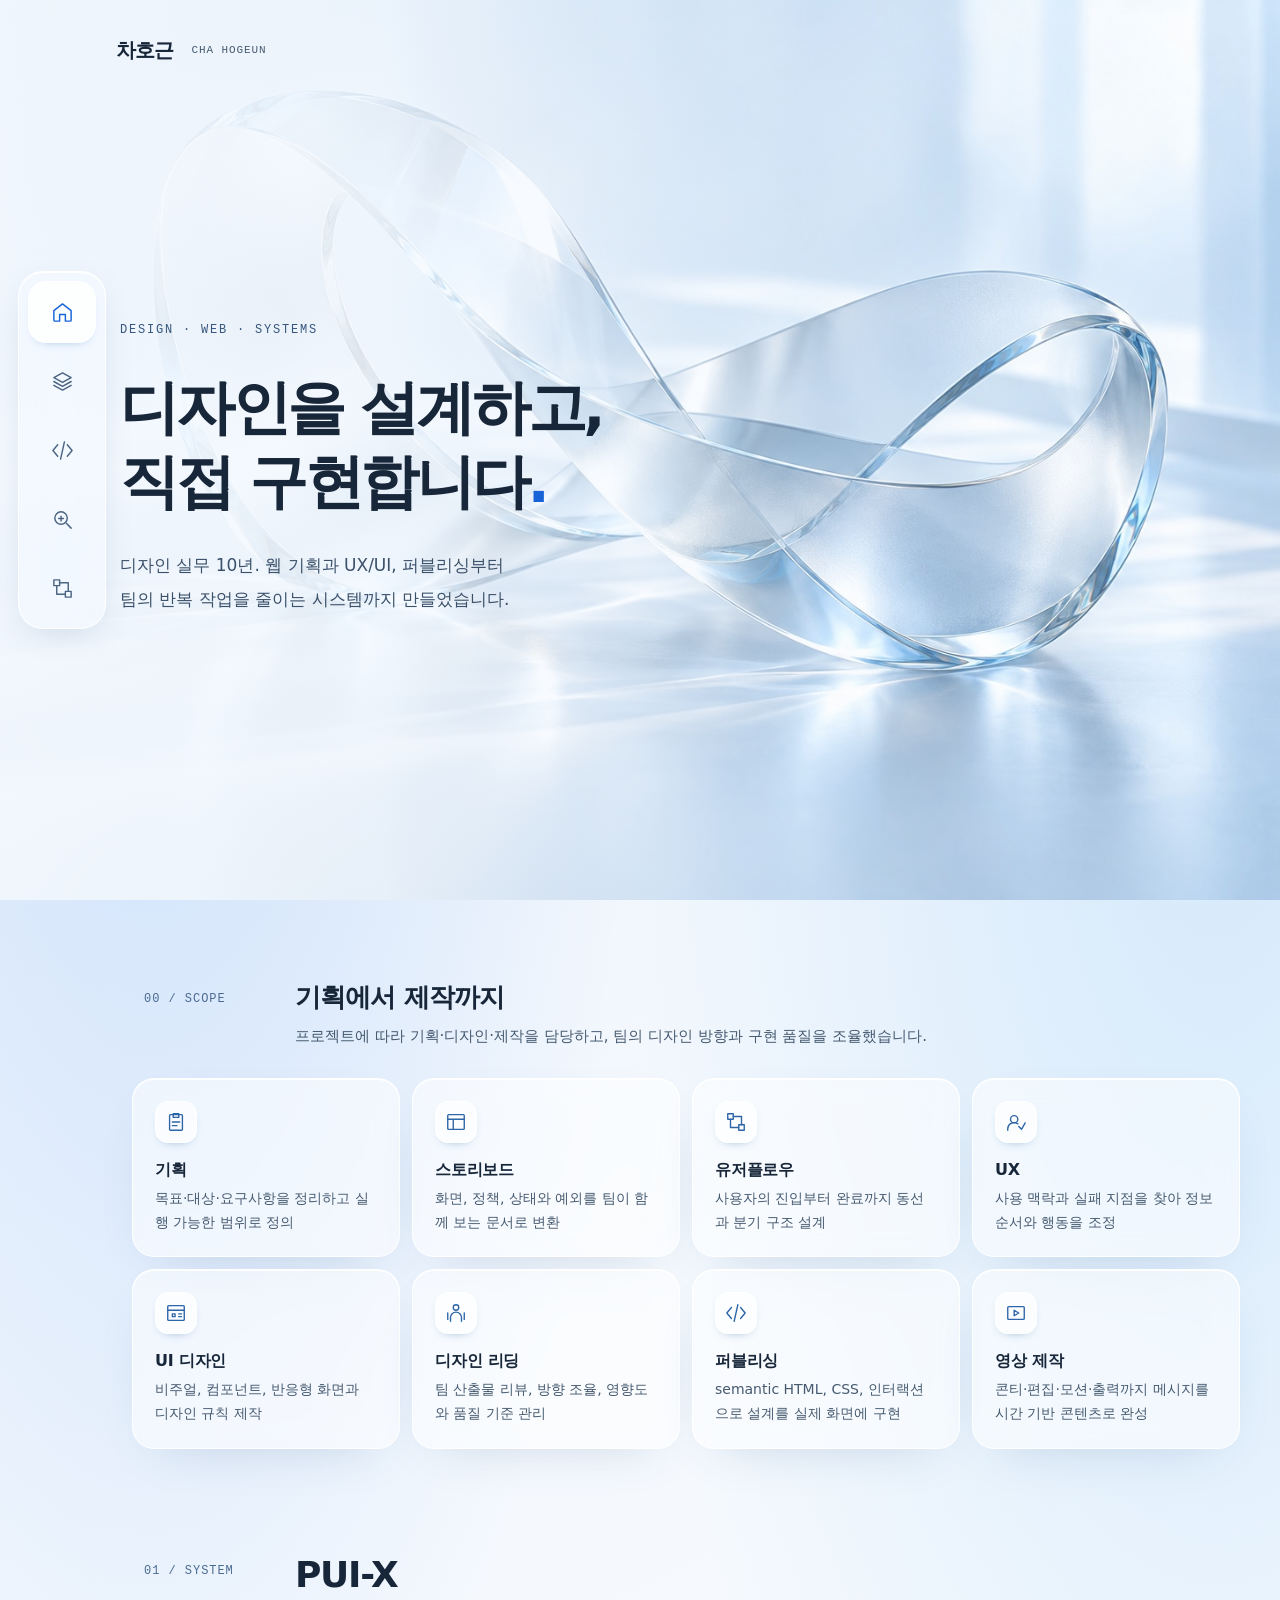
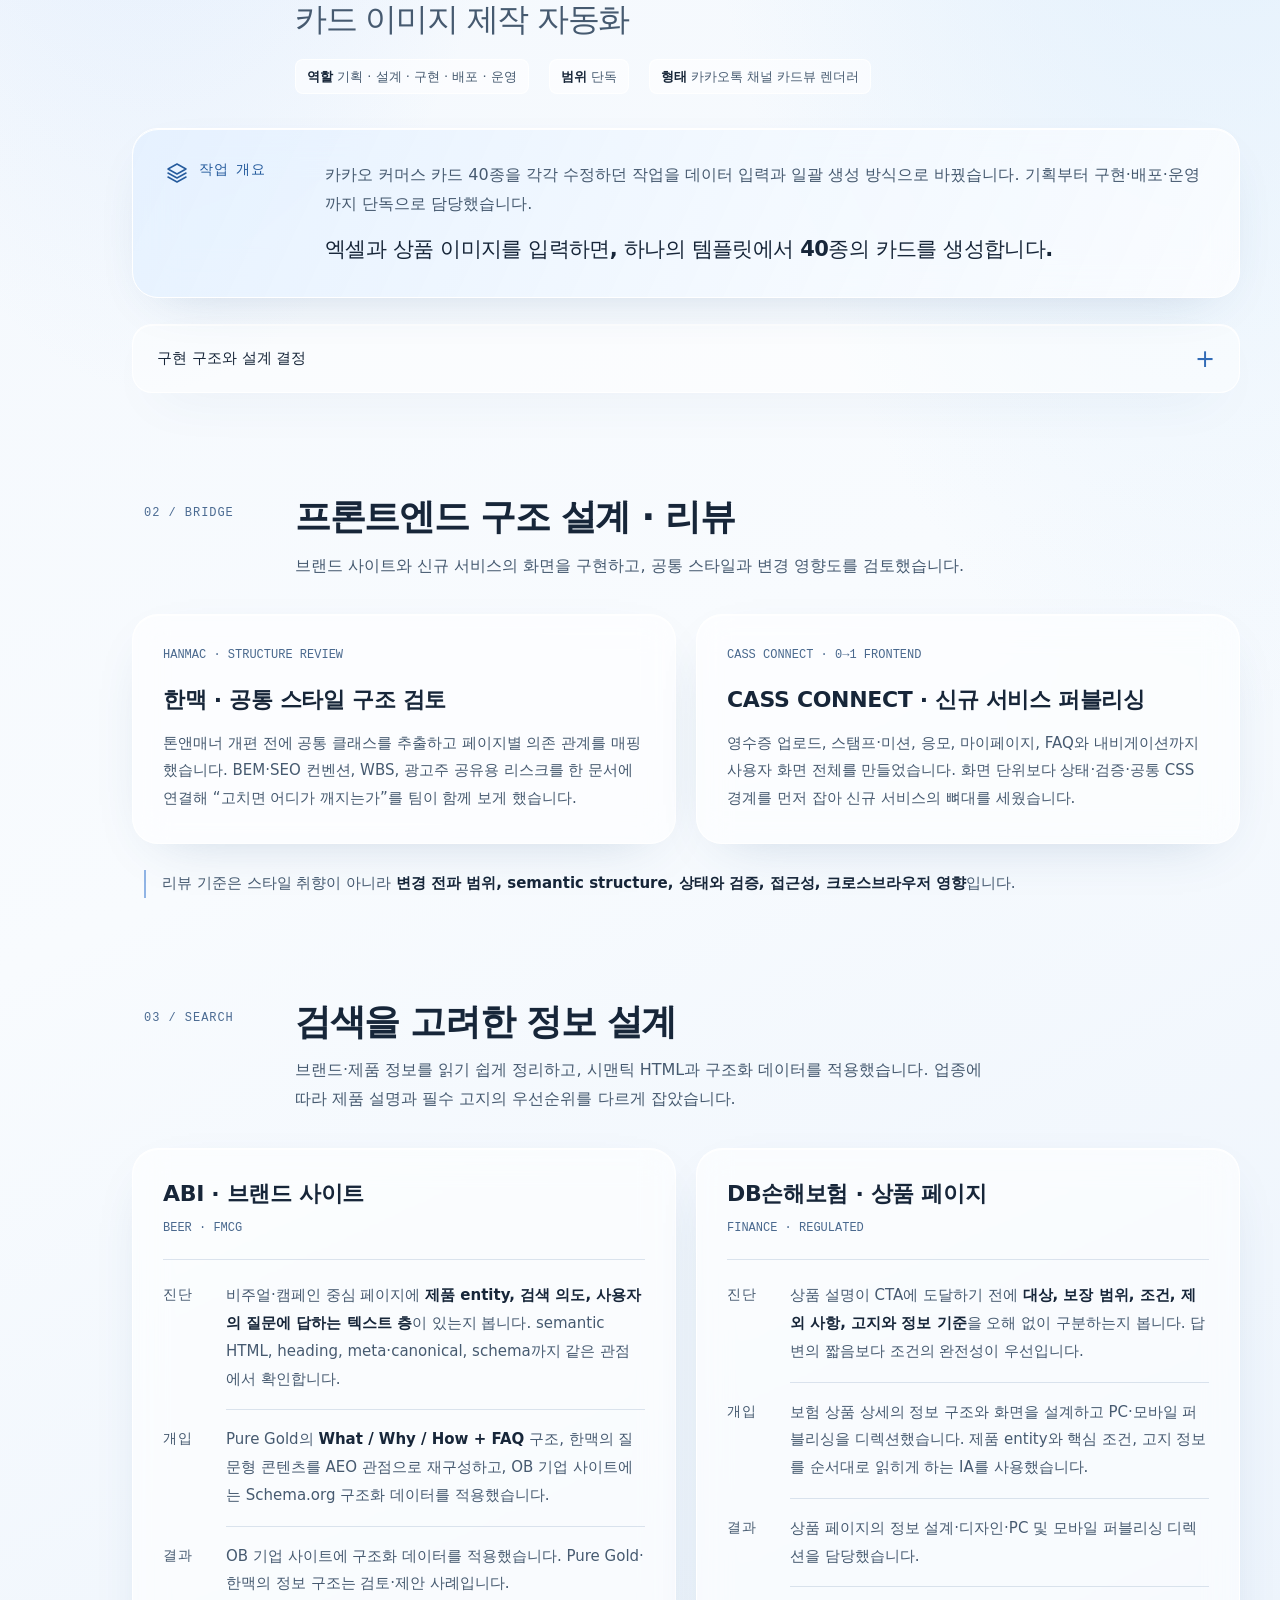
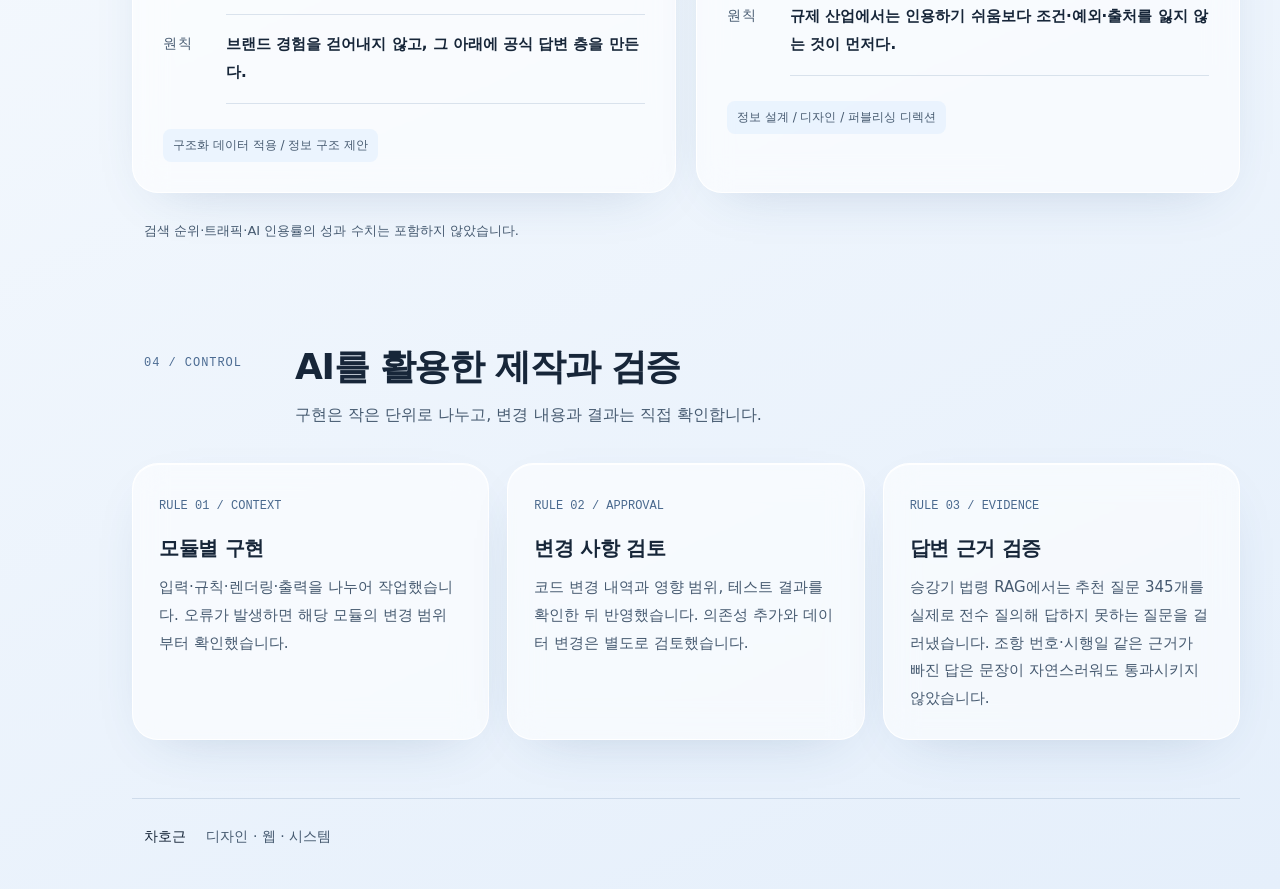
<file: index.html>
<!doctype html>
<html lang="ko">
<head>
<meta charset="utf-8">
<meta name="viewport" content="width=device-width, initial-scale=1">
<title>차호근 — 디자인 · 웹 · 시스템</title>
<meta name="description" content="10년 디자인 실무를 기반으로 기획, 스토리보드, 유저플로우, UX/UI 디자인, 디자인 리딩, 퍼블리싱, 영상 제작과 시스템·SEO/GEO를 연결해온 차호근의 포트폴리오입니다.">
<meta name="robots" content="index,follow">
<meta name="theme-color" content="#edf3fa" media="(prefers-color-scheme: light)">
<meta name="theme-color" content="#edf3fa" media="(prefers-color-scheme: dark)">
<link rel="canonical" href="https://nonexpertchassi-creator.github.io/portfolio/">
<meta property="og:type" content="website">
<meta property="og:locale" content="ko_KR">
<meta property="og:site_name" content="차호근 포트폴리오">
<meta property="og:title" content="차호근 — 디자인 · 웹 · 시스템">
<meta property="og:description" content="디자인 실무 10년. 웹 기획·UX/UI·퍼블리싱과 제작 자동화 시스템 작업을 소개합니다.">
<meta property="og:url" content="https://nonexpertchassi-creator.github.io/portfolio/">
<meta name="twitter:card" content="summary">
<meta name="twitter:title" content="차호근 — 디자인 · 웹 · 시스템">
<meta name="twitter:description" content="기획·스토리보드·UX/UI·디자인 리딩·퍼블리싱·영상 제작부터 시스템과 SEO/GEO까지.">
<script type="application/ld+json">
{
  "@context": "https://schema.org",
  "@graph": [
    {
      "@type": "Person",
      "@id": "https://nonexpertchassi-creator.github.io/portfolio/#person",
      "name": "차호근",
      "url": "https://nonexpertchassi-creator.github.io/portfolio/",
      "jobTitle": "Product System Designer · Frontend Lead",
      "knowsAbout": [
        "Product System Design",
        "Frontend Architecture",
        "Web Publishing",
        "Technical SEO",
        "GEO",
        "AEO",
        "AI-assisted Development"
      ]
    },
    {
      "@type": "WebSite",
      "@id": "https://nonexpertchassi-creator.github.io/portfolio/#website",
      "url": "https://nonexpertchassi-creator.github.io/portfolio/",
      "name": "차호근 포트폴리오",
      "inLanguage": "ko-KR",
      "author": { "@id": "https://nonexpertchassi-creator.github.io/portfolio/#person" }
    }
  ]
}
</script>
<style>
  * { box-sizing: border-box; margin: 0; padding: 0; }

  :root {
    --paper: #EFEEEA;
    --card: #F7F7F4;
    --ink: #191C1F;
    --slate: #687078;
    --faint: #969DA3;
    --hair: #D7D6D0;
    --accent: #A65A22;
    --accent-mid: #D0965F;
    --accent-soft: rgba(166, 90, 34, 0.12);
    --safe: #4D6A5A;
    --warn: #8B5D38;
    --sans: "Apple SD Gothic Neo", Pretendard, -apple-system, BlinkMacSystemFont, system-ui, sans-serif;
    --mono: ui-monospace, "SF Mono", SFMono-Regular, Menlo, Consolas, monospace;
    --wide: 1080px;
    --measure: 68ch;
  }

  @media (prefers-color-scheme: dark) {
    :root {
      --paper: #131619;
      --card: #1A1D21;
      --ink: #E7E6E1;
      --slate: #92999F;
      --faint: #6F767C;
      --hair: #2D3136;
      --accent: #D68C33;
      --accent-mid: #916039;
      --accent-soft: rgba(214, 140, 51, 0.14);
      --safe: #8FB19D;
      --warn: #D3A071;
    }
  }

  html { scroll-behavior: smooth; }
  body {
    background: var(--paper);
    color: var(--ink);
    font-family: var(--sans);
    font-size: 16px;
    line-height: 1.7;
    -webkit-font-smoothing: antialiased;
    padding: 0 24px 96px;
  }
  a { color: inherit; }
  a:focus-visible { outline: 2px solid var(--accent); outline-offset: 4px; }
  strong { color: var(--ink); font-weight: 700; }
  code { font-family: var(--mono); font-size: 0.86em; }
  .wrap { max-width: var(--wide); margin: 0 auto; }
  .skip-link {
    position: fixed; top: 12px; left: 12px; z-index: 20;
    padding: 8px 12px; background: var(--ink); color: var(--paper);
    font-family: var(--mono); font-size: 12px; text-decoration: none;
    transform: translateY(-180%); transition: transform 0.18s ease;
  }
  .skip-link:focus { transform: translateY(0); }

  .eyebrow {
    color: var(--faint); font-family: var(--mono); font-size: 11px;
    letter-spacing: 0.14em; text-transform: uppercase;
  }
  h1 {
    max-width: 880px; margin-top: 18px;
    font-size: clamp(38px, 7vw, 72px); font-weight: 820;
    letter-spacing: -0.045em; line-height: 1.06; text-wrap: balance;
  }
  h2 {
    font-size: clamp(25px, 4vw, 36px); font-weight: 780;
    letter-spacing: -0.03em; line-height: 1.2; text-wrap: balance;
  }
  h3 { font-size: 17px; font-weight: 720; letter-spacing: -0.015em; line-height: 1.35; }
  h4 { font-size: 14px; font-weight: 700; }

  .mast { padding: 88px 0 46px; border-bottom: 1px solid var(--hair); }
  .mast .positioning {
    max-width: 780px; margin-top: 28px; color: var(--slate);
    font-size: clamp(17px, 2.2vw, 20px); line-height: 1.7;
  }
  .mast .positioning strong { color: var(--accent); }
  .mast-meta {
    display: flex; flex-wrap: wrap; gap: 8px 26px; margin-top: 30px;
    color: var(--faint); font-family: var(--mono); font-size: 11.5px;
  }

  .structure-nav {
    display: grid; grid-template-columns: repeat(5, 1fr);
    border-bottom: 1px solid var(--hair);
  }
  .structure-nav a {
    min-height: 76px; padding: 16px 14px; border-right: 1px solid var(--hair);
    color: var(--slate); text-decoration: none; font-size: 12px; line-height: 1.45;
  }
  .structure-nav a:first-child { border-left: 1px solid var(--hair); }
  .structure-nav .n {
    display: block; margin-bottom: 6px; color: var(--accent);
    font-family: var(--mono); font-size: 10px;
  }
  .structure-nav a:hover { background: var(--accent-soft); color: var(--ink); }

  .scope-spectrum { padding: 58px 0 64px; border-bottom: 1px solid var(--hair); }
  .scope-head {
    display: grid; grid-template-columns: 88px minmax(0, 1fr); gap: 26px;
    align-items: start; margin-bottom: 28px;
  }
  .scope-head .scope-no {
    color: var(--accent); font-family: var(--mono); font-size: 12px;
    letter-spacing: 0.08em; padding-top: 7px;
  }
  .scope-head h2 { font-size: clamp(22px, 3.4vw, 30px); }
  .scope-head p { max-width: var(--measure); margin-top: 10px; color: var(--slate); }
  .scope-track {
    display: grid; grid-template-columns: repeat(4, 1fr); gap: 1px;
    border: 1px solid var(--hair); background: var(--hair);
  }
  .scope-step { min-height: 142px; padding: 18px; background: var(--card); }
  .scope-step .sn { color: var(--accent); font-family: var(--mono); font-size: 10px; }
  .scope-step h3 { margin-top: 24px; }
  .scope-step p { margin-top: 6px; color: var(--slate); font-size: 12.5px; line-height: 1.55; }
  .nda-note {
    display: flex; gap: 10px; margin-top: 16px; padding-left: 16px;
    border-left: 2px solid var(--accent); color: var(--slate); font-size: 13px;
  }
  .nda-note b { white-space: nowrap; }

  .chapter {
    position: relative; padding: 78px 0; border-bottom: 1px solid var(--hair);
  }
  .chapter-head {
    display: grid; grid-template-columns: 88px minmax(0, 1fr); gap: 26px;
    margin-bottom: 40px;
  }
  .chapter-no {
    color: var(--accent); font-family: var(--mono); font-size: 12px;
    letter-spacing: 0.08em; padding-top: 8px;
  }
  .chapter-intro { max-width: var(--measure); margin-top: 12px; color: var(--slate); }
  .role-line {
    display: flex; flex-wrap: wrap; gap: 8px 18px; margin-top: 18px;
    color: var(--slate); font-family: var(--mono); font-size: 12px;
  }
  .role-line b { color: var(--ink); font-weight: 600; }

  .problem {
    display: grid; grid-template-columns: minmax(190px, 0.55fr) 1.45fr;
    gap: 28px; padding: 28px; background: var(--card); border: 1px solid var(--hair);
  }
  .problem .label {
    color: var(--accent); font-family: var(--mono); font-size: 11px;
    letter-spacing: 0.1em; text-transform: uppercase;
  }
  .problem-copy { color: var(--slate); font-size: 16px; }
  .problem-copy p + p { margin-top: 14px; }
  .problem-copy .definition {
    color: var(--ink); font-size: 18px; font-weight: 650; line-height: 1.55;
  }
  .clarified {
    margin-top: 18px; padding-left: 16px; border-left: 2px solid var(--accent);
    color: var(--slate); font-size: 14px;
  }

  .plates { margin-top: 34px; }
  .plate {
    background: var(--card); border: 1px solid var(--hair); padding: 26px;
  }
  .plate + .plate { margin-top: 16px; }
  .plate-head {
    display: flex; justify-content: space-between; align-items: baseline;
    gap: 18px; padding-bottom: 18px; border-bottom: 1px solid var(--hair);
  }
  .plate-no { color: var(--accent); font-family: var(--mono); font-size: 10px; letter-spacing: 0.09em; }
  .plate-note { color: var(--faint); font-family: var(--mono); font-size: 10.5px; text-align: right; }

  .before-after {
    display: grid; grid-template-columns: 1fr 50px 1fr; gap: 14px;
    align-items: stretch; margin-top: 22px;
  }
  .lane { padding: 20px; border: 1px solid var(--hair); background: var(--paper); }
  .lane-label {
    display: flex; justify-content: space-between; gap: 12px; margin-bottom: 18px;
    color: var(--faint); font-family: var(--mono); font-size: 10px;
  }
  .lane.after .lane-label { color: var(--accent); }
  .flow {
    display: flex; align-items: stretch; gap: 7px; min-height: 86px;
  }
  .flow-node {
    flex: 1; display: flex; align-items: center; justify-content: center;
    min-width: 0; padding: 10px 7px; border: 1px solid var(--hair);
    color: var(--slate); font-size: 11.5px; line-height: 1.45; text-align: center;
  }
  .flow-node.risk { border-color: var(--accent-mid); color: var(--ink); }
  .flow-node.core { background: var(--accent); border-color: var(--accent); color: #fff; }
  .flow-arrow {
    display: flex; align-items: center; color: var(--faint);
    font-family: var(--mono); font-size: 11px;
  }
  .change-arrow {
    display: flex; align-items: center; justify-content: center;
    color: var(--accent); font-family: var(--mono); font-size: 18px;
  }
  .lane-caption { margin-top: 14px; color: var(--slate); font-size: 12.5px; }
  .lane-caption b { color: var(--ink); }

  .plate-grid {
    display: grid; grid-template-columns: 1.15fr 0.85fr; gap: 16px; margin-top: 16px;
  }
  .plate-grid .plate { margin-top: 0; }
  .architecture { margin-top: 22px; display: flex; flex-direction: column; gap: 9px; }
  .arch-layer {
    display: grid; grid-template-columns: 112px 1fr; gap: 12px;
    align-items: center; padding: 12px; border: 1px solid var(--hair); background: var(--paper);
  }
  .arch-name { color: var(--accent); font-family: var(--mono); font-size: 10px; }
  .arch-modules { display: flex; flex-wrap: wrap; gap: 6px; }
  .arch-modules span {
    padding: 4px 7px; background: var(--card); border: 1px solid var(--hair);
    color: var(--slate); font-family: var(--mono); font-size: 10px;
  }
  .arch-link { height: 8px; margin-left: 55px; border-left: 1px solid var(--accent); }
  .external {
    margin-top: 10px; padding: 10px 12px; border-left: 2px solid var(--accent-mid);
    color: var(--slate); font-size: 11.5px;
  }

  .user-flow { display: flex; flex-direction: column; margin-top: 22px; }
  .user-step {
    display: grid; grid-template-columns: 34px 1fr; gap: 12px;
    padding: 13px 0; border-top: 1px solid var(--hair);
  }
  .user-step:last-child { border-bottom: 1px solid var(--hair); }
  .user-step .sn { color: var(--accent); font-family: var(--mono); font-size: 10px; padding-top: 3px; }
  .user-step p { color: var(--slate); font-size: 13px; }
  .user-step p b { color: var(--ink); }

  .proof-decisions {
    display: grid; grid-template-columns: 0.7fr 1.3fr; gap: 16px; margin-top: 16px;
  }
  .proof, .decisions { border: 1px solid var(--hair); background: var(--card); padding: 24px; }
  .subhead { margin-bottom: 18px; }
  .subhead .eyebrow { margin-bottom: 7px; }
  .proof-list { list-style: none; }
  .proof-list li {
    padding: 14px 0; border-top: 1px solid var(--hair);
    color: var(--slate); font-size: 13.5px;
  }
  .proof-list li:last-child { border-bottom: 1px solid var(--hair); }
  .proof-list .proof-state {
    display: block; margin-bottom: 4px; color: var(--accent);
    font-family: var(--mono); font-size: 10px;
  }
  .decisions ol { list-style: none; counter-reset: decision; }
  .decisions li {
    counter-increment: decision; position: relative; padding: 14px 0 14px 40px;
    border-top: 1px solid var(--hair); color: var(--slate); font-size: 13.5px;
  }
  .decisions li:last-child { border-bottom: 1px solid var(--hair); }
  .decisions li::before {
    content: counter(decision, decimal-leading-zero); position: absolute; left: 0; top: 14px;
    color: var(--accent); font-family: var(--mono); font-size: 10px;
  }
  .decision-path { color: var(--ink); }
  .decision-path .reject { color: var(--faint); text-decoration: line-through; text-decoration-thickness: 1px; }

  .bridge {
    display: grid; grid-template-columns: 1fr 1fr; border: 1px solid var(--hair);
    background: var(--hair); gap: 1px;
  }
  .bridge-item { padding: 24px; background: var(--card); }
  .bridge-item .context { color: var(--accent); font-family: var(--mono); font-size: 10px; margin-bottom: 10px; }
  .bridge-item p { margin-top: 10px; color: var(--slate); font-size: 14px; }
  .bridge-foot {
    margin-top: 20px; padding-left: 16px; border-left: 2px solid var(--accent);
    color: var(--slate); font-size: 14px;
  }

  .comparison {
    display: grid; grid-template-columns: 1fr 1fr; gap: 1px;
    border: 1px solid var(--hair); background: var(--hair);
  }
  .case { background: var(--card); padding: 26px; }
  .case-head {
    display: flex; flex-wrap: wrap; justify-content: space-between; gap: 8px 14px;
    align-items: baseline; padding-bottom: 18px; border-bottom: 1px solid var(--hair);
  }
  .case-industry { color: var(--accent); font-family: var(--mono); font-size: 10px; }
  .case dl { display: flex; flex-direction: column; }
  .case dt {
    padding-top: 15px; color: var(--faint); font-family: var(--mono);
    font-size: 10px; letter-spacing: 0.08em;
  }
  .case dd {
    padding: 4px 0 15px; border-bottom: 1px solid var(--hair);
    color: var(--slate); font-size: 13.5px;
  }
  .case dd b { color: var(--ink); }
  .status {
    display: inline-flex; margin-top: 16px; padding: 4px 7px;
    border: 1px solid var(--accent); color: var(--accent);
    font-family: var(--mono); font-size: 10px;
  }

  .breakpoint {
    display: grid; grid-template-columns: 0.5fr 1fr 1fr; margin-top: 16px;
    border: 1px solid var(--hair); background: var(--card);
  }
  .breakpoint > div { padding: 20px; border-right: 1px solid var(--hair); }
  .breakpoint > div:last-child { border-right: none; }
  .breakpoint .bp-label { color: var(--accent); font-family: var(--mono); font-size: 10px; }
  .breakpoint p { margin-top: 8px; color: var(--slate); font-size: 13px; }

  .pattern-block { margin-top: 42px; }
  .pattern-block > h3 { margin-bottom: 8px; }
  .pattern-block > p { max-width: var(--measure); color: var(--slate); font-size: 14px; }
  .patterns {
    display: grid; grid-template-columns: repeat(3, 1fr); gap: 1px;
    margin-top: 20px; border: 1px solid var(--hair); background: var(--hair);
  }
  .pattern { min-height: 220px; padding: 22px; background: var(--card); }
  .pattern .pn { color: var(--accent); font-family: var(--mono); font-size: 10px; }
  .pattern h4 { margin-top: 24px; }
  .pattern p { margin-top: 9px; color: var(--slate); font-size: 13px; }

  .evidence-method {
    display: grid; grid-template-columns: 0.8fr 1.2fr; gap: 16px; margin-top: 16px;
  }
  .evidence-box, .method-box { padding: 24px; border: 1px solid var(--hair); background: var(--card); }
  .evidence-item {
    padding: 13px 0; border-top: 1px solid var(--hair);
  }
  .evidence-item:last-of-type { border-bottom: 1px solid var(--hair); }
  .evidence-item .state { color: var(--accent); font-family: var(--mono); font-size: 10px; }
  .evidence-item p { margin-top: 4px; color: var(--slate); font-size: 13px; }
  .evidence-item a { color: var(--accent); text-underline-offset: 3px; }
  .method-list { list-style: none; }
  .method-list li {
    display: grid; grid-template-columns: 34px 1fr; gap: 10px;
    padding: 11px 0; border-top: 1px solid var(--hair);
  }
  .method-list li:last-child { border-bottom: 1px solid var(--hair); }
  .method-list .mn { color: var(--accent); font-family: var(--mono); font-size: 10px; padding-top: 2px; }
  .method-list p { color: var(--slate); font-size: 13px; }
  .doc-link {
    display: inline-flex; align-items: center; min-height: 38px; margin-top: 18px;
    padding: 7px 11px; border: 1px solid var(--accent); color: var(--accent);
    font-family: var(--mono); font-size: 11px; text-decoration: none;
  }
  .doc-link:hover { background: var(--accent); color: #fff; }

  .ai-grid {
    display: grid; grid-template-columns: repeat(3, 1fr); gap: 1px;
    border: 1px solid var(--hair); background: var(--hair);
  }
  .ai-rule { min-height: 265px; padding: 24px; background: var(--card); }
  .ai-rule .rule-no { color: var(--accent); font-family: var(--mono); font-size: 10px; }
  .ai-rule h3 { margin-top: 26px; }
  .ai-rule p { margin-top: 12px; color: var(--slate); font-size: 13.5px; }
  .ai-rule .evidence {
    margin-top: 18px; padding-top: 12px; border-top: 1px solid var(--hair);
    color: var(--faint); font-family: var(--mono); font-size: 10.5px; line-height: 1.6;
  }
  .red-flags {
    display: flex; flex-wrap: wrap; gap: 7px; margin-top: 22px;
  }
  .red-flags span {
    padding: 5px 8px; border: 1px solid var(--hair);
    color: var(--slate); font-family: var(--mono); font-size: 10px;
  }

  footer {
    display: flex; flex-wrap: wrap; justify-content: space-between; gap: 18px;
    padding-top: 38px; color: var(--faint); font-family: var(--mono);
    font-size: 10.5px; line-height: 1.8;
  }
  footer a { color: var(--accent); text-underline-offset: 3px; }

  @media (max-width: 820px) {
    .scope-track { grid-template-columns: repeat(2, 1fr); }
    .plate-grid, .proof-decisions, .evidence-method { grid-template-columns: 1fr; }
    .patterns, .ai-grid { grid-template-columns: 1fr; }
    .pattern, .ai-rule { min-height: auto; }
  }

  @media (max-width: 680px) {
    body { padding: 0 18px 72px; }
    .mast { padding-top: 58px; }
    .structure-nav { grid-template-columns: 1fr 1fr; }
    .structure-nav a:nth-child(odd) { border-left: 1px solid var(--hair); }
    .scope-spectrum { padding: 46px 0 52px; }
    .scope-head { grid-template-columns: 1fr; gap: 8px; }
    .scope-head .scope-no { padding-top: 0; }
    .scope-step { min-height: 132px; padding: 16px; }
    .nda-note { flex-direction: column; gap: 2px; }
    .chapter { padding: 58px 0; }
    .chapter-head { grid-template-columns: 1fr; gap: 8px; }
    .chapter-no { padding-top: 0; }
    .problem { grid-template-columns: 1fr; gap: 12px; padding: 22px; }
    .plate { padding: 18px; }
    .before-after { grid-template-columns: 1fr; }
    .change-arrow { min-height: 28px; transform: rotate(90deg); }
    .flow { flex-direction: column; }
    .flow-arrow { justify-content: center; transform: rotate(90deg); }
    .flow-node { min-height: 58px; }
    .arch-layer { grid-template-columns: 1fr; gap: 7px; }
    .arch-link { margin-left: 20px; }
    .bridge, .comparison { grid-template-columns: 1fr; }
    .breakpoint { grid-template-columns: 1fr; }
    .breakpoint > div { border-right: none; border-bottom: 1px solid var(--hair); }
    .breakpoint > div:last-child { border-bottom: none; }
    .plate-note { display: none; }
  }

  @media (prefers-reduced-motion: reduce) {
    html { scroll-behavior: auto; }
    .skip-link { transition: none; }
  }
</style>
<link rel="stylesheet" href="assets/editorial.css">
<link rel="stylesheet" href="assets/glass.css">
<link rel="stylesheet" href="assets/navigation.css">
</head>
<body>
<svg xmlns="http://www.w3.org/2000/svg" style="display:none" aria-hidden="true"><symbol id="i-arrow" viewBox="0 0 24 24"><path d="M7 17 17 7M7 7h10v10"/></symbol><symbol id="i-down" viewBox="0 0 24 24"><path d="M12 4v16m-6-6 6 6 6-6"/></symbol><symbol id="i-layers" viewBox="0 0 24 24"><path d="m12 3 9 5-9 5-9-5 9-5Zm-9 9 9 5 9-5M3 16l9 5 9-5"/></symbol><symbol id="i-plan" viewBox="0 0 24 24"><rect x="5" y="4" width="14" height="17" rx="1"/><path d="M9 3h6v4H9zM8 12h8m-8 4h5"/></symbol><symbol id="i-story" viewBox="0 0 24 24"><rect x="3" y="4" width="18" height="16" rx="1"/><path d="M3 9h18M9 9v11"/></symbol><symbol id="i-flow" viewBox="0 0 24 24"><rect x="3" y="3" width="6" height="6"/><rect x="15" y="15" width="6" height="6"/><path d="M9 6h9v9M6 9v9h9"/></symbol><symbol id="i-ux" viewBox="0 0 24 24"><circle cx="10" cy="9" r="4"/><path d="M3 21v-2a7 7 0 0 1 11-5m1 3 3 3 4-7"/></symbol><symbol id="i-ui" viewBox="0 0 24 24"><rect x="3" y="4" width="18" height="16" rx="1"/><path d="M3 9h18M8 13h3v3H8zm7 0h3m-3 3h3"/></symbol><symbol id="i-lead" viewBox="0 0 24 24"><circle cx="12" cy="6" r="3"/><path d="M6 21v-4a6 6 0 0 1 12 0v4M3 12v7m18-7v7"/></symbol><symbol id="i-code" viewBox="0 0 24 24"><path d="m7 6-5 6 5 6m10-12 5 6-5 6M14 3l-4 18"/></symbol><symbol id="i-video" viewBox="0 0 24 24"><rect x="3" y="5" width="18" height="14" rx="1"/><path d="m10 9 5 3-5 3V9Z"/></symbol><symbol id="i-home" viewBox="0 0 24 24"><path d="m3 10 9-7 9 7v10a1 1 0 0 1-1 1h-5v-7H9v7H4a1 1 0 0 1-1-1V10Z"/></symbol><symbol id="i-search" viewBox="0 0 24 24"><circle cx="10.5" cy="10.5" r="6.5"/><path d="m16 16 5 5M8 11h5m-2.5-2.5v5"/></symbol></svg>
<a class="skip-link" href="#content">본문 바로가기</a>
<div class="wrap">

  <div class="topbar"><a href="#positioning" class="wordmark">차호근<span>CHA HOGEUN</span></a></div>
  <header class="mast" id="positioning">
    <div class="hero-copy">
      <div class="eyebrow">DESIGN · WEB · SYSTEMS</div>
      <h1>디자인을 설계하고,<br>직접 구현합니다<span class="blue">.</span></h1>
      <p class="positioning">디자인 실무 10년. 웹 기획과 UX/UI, 퍼블리싱부터<br class="desktop-break"> 팀의 반복 작업을 줄이는 시스템까지 만들었습니다.</p>
    </div>
    <figure class="hero-art"><img src="assets/glass-kv.jpg" width="1536" height="1024" alt="" fetchpriority="high"></figure>
  </header>


  <nav class="structure-nav" aria-label="포트폴리오 목차">
    <a href="#positioning" aria-label="소개" aria-current="location"><svg class="icon nav-icon" aria-hidden="true"><use href="#i-home"/></svg><span class="nav-label" aria-hidden="true">소개</span></a>
    <a href="#pui-x" aria-label="PUI-X"><svg class="icon nav-icon" aria-hidden="true"><use href="#i-layers"/></svg><span class="nav-label" aria-hidden="true">PUI-X</span></a>
    <a href="#frontend" aria-label="프론트엔드"><svg class="icon nav-icon" aria-hidden="true"><use href="#i-code"/></svg><span class="nav-label" aria-hidden="true">프론트엔드</span></a>
    <a href="#seo-geo" aria-label="SEO / GEO"><svg class="icon nav-icon" aria-hidden="true"><use href="#i-search"/></svg><span class="nav-label" aria-hidden="true">SEO / GEO</span></a>
    <a href="#ai-method" aria-label="AI 활용"><svg class="icon nav-icon" aria-hidden="true"><use href="#i-flow"/></svg><span class="nav-label" aria-hidden="true">AI 활용</span></a>
  </nav>

  <main id="content">

    <section class="scope-spectrum" aria-labelledby="scope-title">
      <div class="scope-head">
        <div class="scope-no">00 / SCOPE</div>
        <div>
          <h2 id="scope-title">기획에서 제작까지</h2>
          <p>프로젝트에 따라 기획·디자인·제작을 담당하고, 팀의 디자인 방향과 구현 품질을 조율했습니다.</p>
        </div>
      </div>
      <div class="scope-track">
        <article class="scope-step"><svg class="icon scope-icon" aria-hidden="true"><use href="#i-plan"/></svg><h3>기획</h3><p>목표·대상·요구사항을 정리하고 실행 가능한 범위로 정의</p></article>
        <article class="scope-step"><svg class="icon scope-icon" aria-hidden="true"><use href="#i-story"/></svg><h3>스토리보드</h3><p>화면, 정책, 상태와 예외를 팀이 함께 보는 문서로 변환</p></article>
        <article class="scope-step"><svg class="icon scope-icon" aria-hidden="true"><use href="#i-flow"/></svg><h3>유저플로우</h3><p>사용자의 진입부터 완료까지 동선과 분기 구조 설계</p></article>
        <article class="scope-step"><svg class="icon scope-icon" aria-hidden="true"><use href="#i-ux"/></svg><h3>UX</h3><p>사용 맥락과 실패 지점을 찾아 정보 순서와 행동을 조정</p></article>
        <article class="scope-step"><svg class="icon scope-icon" aria-hidden="true"><use href="#i-ui"/></svg><h3>UI 디자인</h3><p>비주얼, 컴포넌트, 반응형 화면과 디자인 규칙 제작</p></article>
        <article class="scope-step"><svg class="icon scope-icon" aria-hidden="true"><use href="#i-lead"/></svg><h3>디자인 리딩</h3><p>팀 산출물 리뷰, 방향 조율, 영향도와 품질 기준 관리</p></article>
        <article class="scope-step"><svg class="icon scope-icon" aria-hidden="true"><use href="#i-code"/></svg><h3>퍼블리싱</h3><p>semantic HTML, CSS, 인터랙션으로 설계를 실제 화면에 구현</p></article>
        <article class="scope-step"><svg class="icon scope-icon" aria-hidden="true"><use href="#i-video"/></svg><h3>영상 제작</h3><p>콘티·편집·모션·출력까지 메시지를 시간 기반 콘텐츠로 완성</p></article>
      </div>

    </section>

    <section class="chapter" id="pui-x" aria-labelledby="pui-title">
      <div class="chapter-head">
        <div class="chapter-no">01 / SYSTEM</div>
        <div>
          <h2 id="pui-title">PUI-X<br><span class="title-sub">카드 이미지 제작 자동화</span></h2>
          <div class="role-line">
            <span><b>역할</b> 기획 · 설계 · 구현 · 배포 · 운영</span>
            <span><b>범위</b> 단독</span>
            <span><b>형태</b> 카카오톡 채널 카드뷰 렌더러</span>
          </div>
        </div>
      </div>

      <div class="problem">
        <div class="label"><svg class="icon" aria-hidden="true"><use href="#i-layers"/></svg> 작업 개요</div>
        <div class="problem-copy">
          <p>카카오 커머스 카드 40종을 각각 수정하던 작업을 데이터 입력과 일괄 생성 방식으로 바꿨습니다. 기획부터 구현·배포·운영까지 단독으로 담당했습니다.</p>
          <p class="definition">엑셀과 상품 이미지를 입력하면, 하나의 템플릿에서 40종의 카드를 생성합니다.</p>

        </div>
      </div>

      <details class="project-detail"><summary>구현 구조와 설계 결정 <span aria-hidden="true">+</span></summary>
      <div class="plates">
        <figure class="plate">
          <figcaption class="plate-head">
            <span><span class="plate-no">PLATE 01</span> &nbsp; Before / After 업무 플로우</span>
            <span class="plate-note">반복 횟수를 줄인 것이 아니라 반복이 생기는 구조를 제거</span>
          </figcaption>
          <div class="before-after">
            <div class="lane">
              <div class="lane-label"><span>BEFORE</span><span>40 outputs = 40 edits</span></div>
              <div class="flow">
                <div class="flow-node">수정 요청</div><span class="flow-arrow" aria-hidden="true">→</span>
                <div class="flow-node risk">40회 수작업</div><span class="flow-arrow" aria-hidden="true">→</span>
                <div class="flow-node">40종 검수</div><span class="flow-arrow" aria-hidden="true">↺</span>
                <div class="flow-node risk">재작업</div>
              </div>
              <p class="lane-caption">산출물이 늘어날수록 <b>수정·전달·검수 비용이 함께 증가</b></p>
            </div>
            <div class="change-arrow" aria-hidden="true">→</div>
            <div class="lane after">
              <div class="lane-label"><span>AFTER</span><span>1 source → 40 variants</span></div>
              <div class="flow">
                <div class="flow-node">데이터 입력</div><span class="flow-arrow" aria-hidden="true">→</span>
                <div class="flow-node core">자동 생성</div><span class="flow-arrow" aria-hidden="true">→</span>
                <div class="flow-node">일괄 검수</div>
              </div>
              <p class="lane-caption">수정 기준을 데이터와 템플릿에 모아 <b>한 번의 변경으로 전파</b></p>
            </div>
          </div>
        </figure>

        <div class="plate-grid">
          <figure class="plate">
            <figcaption class="plate-head">
              <span><span class="plate-no">PLATE 02</span> &nbsp; 시스템 구조도</span>
              <span class="plate-note">입력 / 규칙 / 렌더링 / 출력 경계</span>
            </figcaption>
            <div class="architecture">
              <div class="arch-layer">
                <span class="arch-name">INPUT</span>
                <div class="arch-modules"><span>Web UI</span><span>Excel · xlsx</span><span>상품 이미지</span></div>
              </div>
              <div class="arch-link" aria-hidden="true"></div>
              <div class="arch-layer">
                <span class="arch-name">APPLICATION</span>
                <div class="arch-modules"><span>Node · Express</span><span>Variant schema</span><span>Asset matching</span></div>
              </div>
              <div class="arch-link" aria-hidden="true"></div>
              <div class="arch-layer">
                <span class="arch-name">RENDER</span>
                <div class="arch-modules"><span>Single template</span><span>Playwright</span><span>sharp · pngjs</span></div>
              </div>
              <div class="arch-link" aria-hidden="true"></div>
              <div class="arch-layer">
                <span class="arch-name">OUTPUT</span>
                <div class="arch-modules"><span>Preview</span><span>PNG × 40</span><span>ZIP · archiver</span></div>
              </div>
            </div>
            <p class="external"><strong>외부 연동</strong> — @imgly 기반 배경 제거는 asset pipeline에만 연결해, 카드 규칙과 렌더러가 외부 처리 방식에 종속되지 않게 분리했습니다.</p>
          </figure>

          <figure class="plate">
            <figcaption class="plate-head">
              <span><span class="plate-no">PLATE 03</span> &nbsp; 핵심 유저플로우</span>
              <span class="plate-note">가장 대표적인 일괄 생성 시나리오</span>
            </figcaption>
            <div class="user-flow">
              <div class="user-step"><span class="sn">01</span><p><b>엑셀 업로드</b><br>상품명·가격·카피·variant 데이터를 한 번에 입력</p></div>
              <div class="user-step"><span class="sn">02</span><p><b>자산 연결</b><br>상품 이미지 매칭과 필요 자산의 배경 제거</p></div>
              <div class="user-step"><span class="sn">03</span><p><b>variant 미리보기</b><br>40종을 같은 규칙으로 렌더링해 화면에서 확인</p></div>
              <div class="user-step"><span class="sn">04</span><p><b>서버 일괄 캡처</b><br>Playwright가 동일 환경에서 카드 이미지를 생성</p></div>
              <div class="user-step"><span class="sn">05</span><p><b>검수·다운로드</b><br>오류만 수정하고 PNG 또는 ZIP으로 전달</p></div>
            </div>
          </figure>
        </div>
      </div>

      <div class="proof-decisions">
        <section class="proof" aria-labelledby="proof-title">
          <div class="subhead"><div class="eyebrow">Operational proof</div><h3 id="proof-title">배포 및 운영</h3></div>
          <ul class="proof-list">
            <li><span class="proof-state">IN USE</span>2026년 배포 후 팀 운영에 사용 중</li>
            <li><span class="proof-state">REPLACED</span>카카오 커머스 카드 40종의 수작업 제작·렌더·캡처 업무를 대체</li>
            <li><span class="proof-state">TRANSFERRED</span>최초 제작자가 직접 관리하지 않는 현재도 운영 중</li>
          </ul>
        </section>

        <section class="decisions" aria-labelledby="decision-title">
          <div class="subhead"><div class="eyebrow">Decision log</div><h3 id="decision-title">주요 설계 결정</h3></div>
          <ol>
            <li><p class="decision-path"><span class="reject">40개 완성본을 각각 유지</span> → 수정 전파와 누락 검수가 그대로 40배 → <strong>하나의 템플릿 + variant schema</strong> 선택</p></li>
            <li><p class="decision-path"><span class="reject">사용자 브라우저에서 수동 캡처</span> → 폰트·해상도·실행 환경에 따라 결과가 달라짐 → <strong>서버 Playwright 일괄 렌더링</strong> 선택</p></li>
            <li><p class="decision-path"><span class="reject">외부 편집기에서 이미지 전처리</span> → 파일 왕복과 작업자 의존성이 남음 → <strong>배경 제거 + sharp 후처리 파이프라인</strong> 선택</p></li>
          </ol>
        </section>
      </div>
      </details>
    </section>

    <section class="chapter" id="frontend" aria-labelledby="frontend-title">
      <div class="chapter-head">
        <div class="chapter-no">02 / BRIDGE</div>
        <div>
          <h2 id="frontend-title">프론트엔드 구조 설계 · 리뷰</h2>
          <p class="chapter-intro">브랜드 사이트와 신규 서비스의 화면을 구현하고, 공통 스타일과 변경 영향도를 검토했습니다.</p>
        </div>
      </div>

      <div class="bridge">
        <article class="bridge-item">
          <div class="context">HANMAC · STRUCTURE REVIEW</div>
          <h3>한맥 · 공통 스타일 구조 검토</h3>
          <p>톤앤매너 개편 전에 공통 클래스를 추출하고 페이지별 의존 관계를 매핑했습니다. BEM·SEO 컨벤션, WBS, 광고주 공유용 리스크를 한 문서에 연결해 “고치면 어디가 깨지는가”를 팀이 함께 보게 했습니다.</p>
        </article>
        <article class="bridge-item">
          <div class="context">CASS CONNECT · 0→1 FRONTEND</div>
          <h3>CASS CONNECT · 신규 서비스 퍼블리싱</h3>
          <p>영수증 업로드, 스탬프·미션, 응모, 마이페이지, FAQ와 내비게이션까지 사용자 화면 전체를 만들었습니다. 화면 단위보다 상태·검증·공통 CSS 경계를 먼저 잡아 신규 서비스의 뼈대를 세웠습니다.</p>
        </article>
      </div>
      <p class="bridge-foot">리뷰 기준은 스타일 취향이 아니라 <strong>변경 전파 범위, semantic structure, 상태와 검증, 접근성, 크로스브라우저 영향</strong>입니다.</p>
    </section>

    <section class="chapter" id="seo-geo" aria-labelledby="seo-title">
      <div class="chapter-head">
        <div class="chapter-no">03 / SEARCH</div>
        <div>
          <h2 id="seo-title">검색을 고려한 정보 설계</h2>
          <p class="chapter-intro">브랜드·제품 정보를 읽기 쉽게 정리하고, 시맨틱 HTML과 구조화 데이터를 적용했습니다. 업종에 따라 제품 설명과 필수 고지의 우선순위를 다르게 잡았습니다.</p>
        </div>
      </div>

      <div class="comparison">
        <article class="case">
          <div class="case-head"><h3>ABI · 브랜드 사이트</h3><span class="case-industry">BEER · FMCG</span></div>
          <dl>
            <dt>진단</dt>
            <dd>비주얼·캠페인 중심 페이지에 <b>제품 entity, 검색 의도, 사용자의 질문에 답하는 텍스트 층</b>이 있는지 봅니다. semantic HTML, heading, meta·canonical, schema까지 같은 관점에서 확인합니다.</dd>
            <dt>개입</dt>
            <dd>Pure Gold의 <b>What / Why / How + FAQ</b> 구조, 한맥의 질문형 콘텐츠를 AEO 관점으로 재구성하고, OB 기업 사이트에는 Schema.org 구조화 데이터를 적용했습니다.</dd>
            <dt>결과</dt>
            <dd>OB 기업 사이트에 구조화 데이터를 적용했습니다. Pure Gold·한맥의 정보 구조는 검토·제안 사례입니다.</dd>
            <dt>원칙</dt>
            <dd><b>브랜드 경험을 걷어내지 않고, 그 아래에 공식 답변 층을 만든다.</b></dd>
          </dl>
          <span class="status">구조화 데이터 적용 / 정보 구조 제안</span>
        </article>

        <article class="case">
          <div class="case-head"><h3>DB손해보험 · 상품 페이지</h3><span class="case-industry">FINANCE · REGULATED</span></div>
          <dl>
            <dt>진단</dt>
            <dd>상품 설명이 CTA에 도달하기 전에 <b>대상, 보장 범위, 조건, 제외 사항, 고지와 정보 기준</b>을 오해 없이 구분하는지 봅니다. 답변의 짧음보다 조건의 완전성이 우선입니다.</dd>
            <dt>개입</dt>
            <dd>보험 상품 상세의 정보 구조와 화면을 설계하고 PC·모바일 퍼블리싱을 디렉션했습니다. 제품 entity와 핵심 조건, 고지 정보를 순서대로 읽히게 하는 IA를 사용했습니다.</dd>
            <dt>결과</dt>
            <dd>상품 페이지의 정보 설계·디자인·PC 및 모바일 퍼블리싱 디렉션을 담당했습니다.</dd>
            <dt>원칙</dt>
            <dd><b>규제 산업에서는 인용하기 쉬움보다 조건·예외·출처를 잃지 않는 것이 먼저다.</b></dd>
          </dl>
          <span class="status">정보 설계 / 디자인 / 퍼블리싱 디렉션</span>
        </article>
      </div>

      <p class="project-footnote">검색 순위·트래픽·AI 인용률의 성과 수치는 포함하지 않았습니다.</p>
    </section>

    <section class="chapter" id="ai-method" aria-labelledby="ai-title">
      <div class="chapter-head">
        <div class="chapter-no">04 / CONTROL</div>
        <div>
          <h2 id="ai-title">AI를 활용한 제작과 검증</h2>
          <p class="chapter-intro">구현은 작은 단위로 나누고, 변경 내용과 결과는 직접 확인합니다.</p>
        </div>
      </div>

      <div class="ai-grid">
        <article class="ai-rule">
          <span class="rule-no">RULE 01 / CONTEXT</span>
          <h3>모듈별 구현</h3>
          <p>입력·규칙·렌더링·출력을 나누어 작업했습니다. 오류가 발생하면 해당 모듈의 변경 범위부터 확인했습니다.</p>

        </article>
        <article class="ai-rule">
          <span class="rule-no">RULE 02 / APPROVAL</span>
          <h3>변경 사항 검토</h3>
          <p>코드 변경 내역과 영향 범위, 테스트 결과를 확인한 뒤 반영했습니다. 의존성 추가와 데이터 변경은 별도로 검토했습니다.</p>

        </article>
        <article class="ai-rule">
          <span class="rule-no">RULE 03 / EVIDENCE</span>
          <h3>답변 근거 검증</h3>
          <p>승강기 법령 RAG에서는 추천 질문 345개를 실제로 전수 질의해 답하지 못하는 질문을 걸러냈습니다. 조항 번호·시행일 같은 근거가 빠진 답은 문장이 자연스러워도 통과시키지 않았습니다.</p>

        </article>
      </div>


    </section>

  </main>

  <footer>
    <span>차호근 <span class="footer-role">디자인 · 웹 · 시스템</span></span>
  </footer>

</div>
<script src="assets/navigation.js" defer></script>
</body>
</html>
</file>
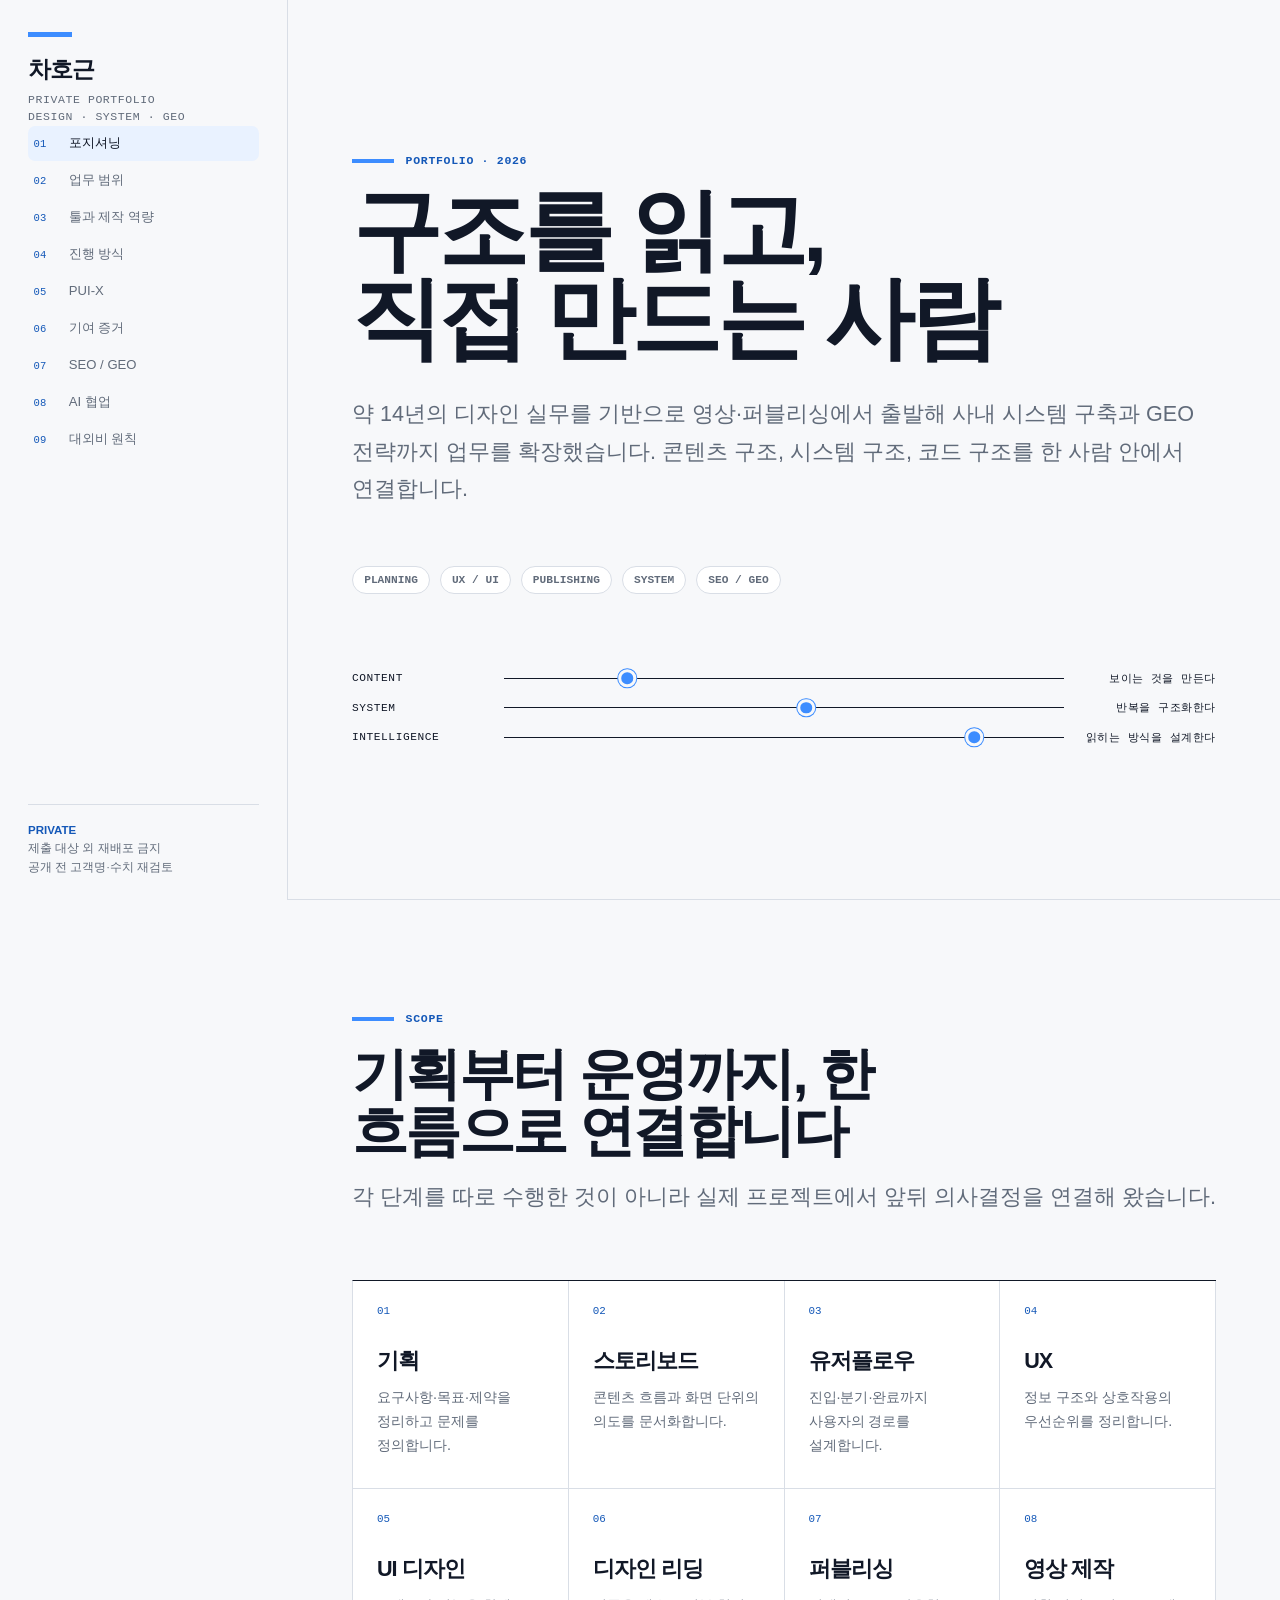
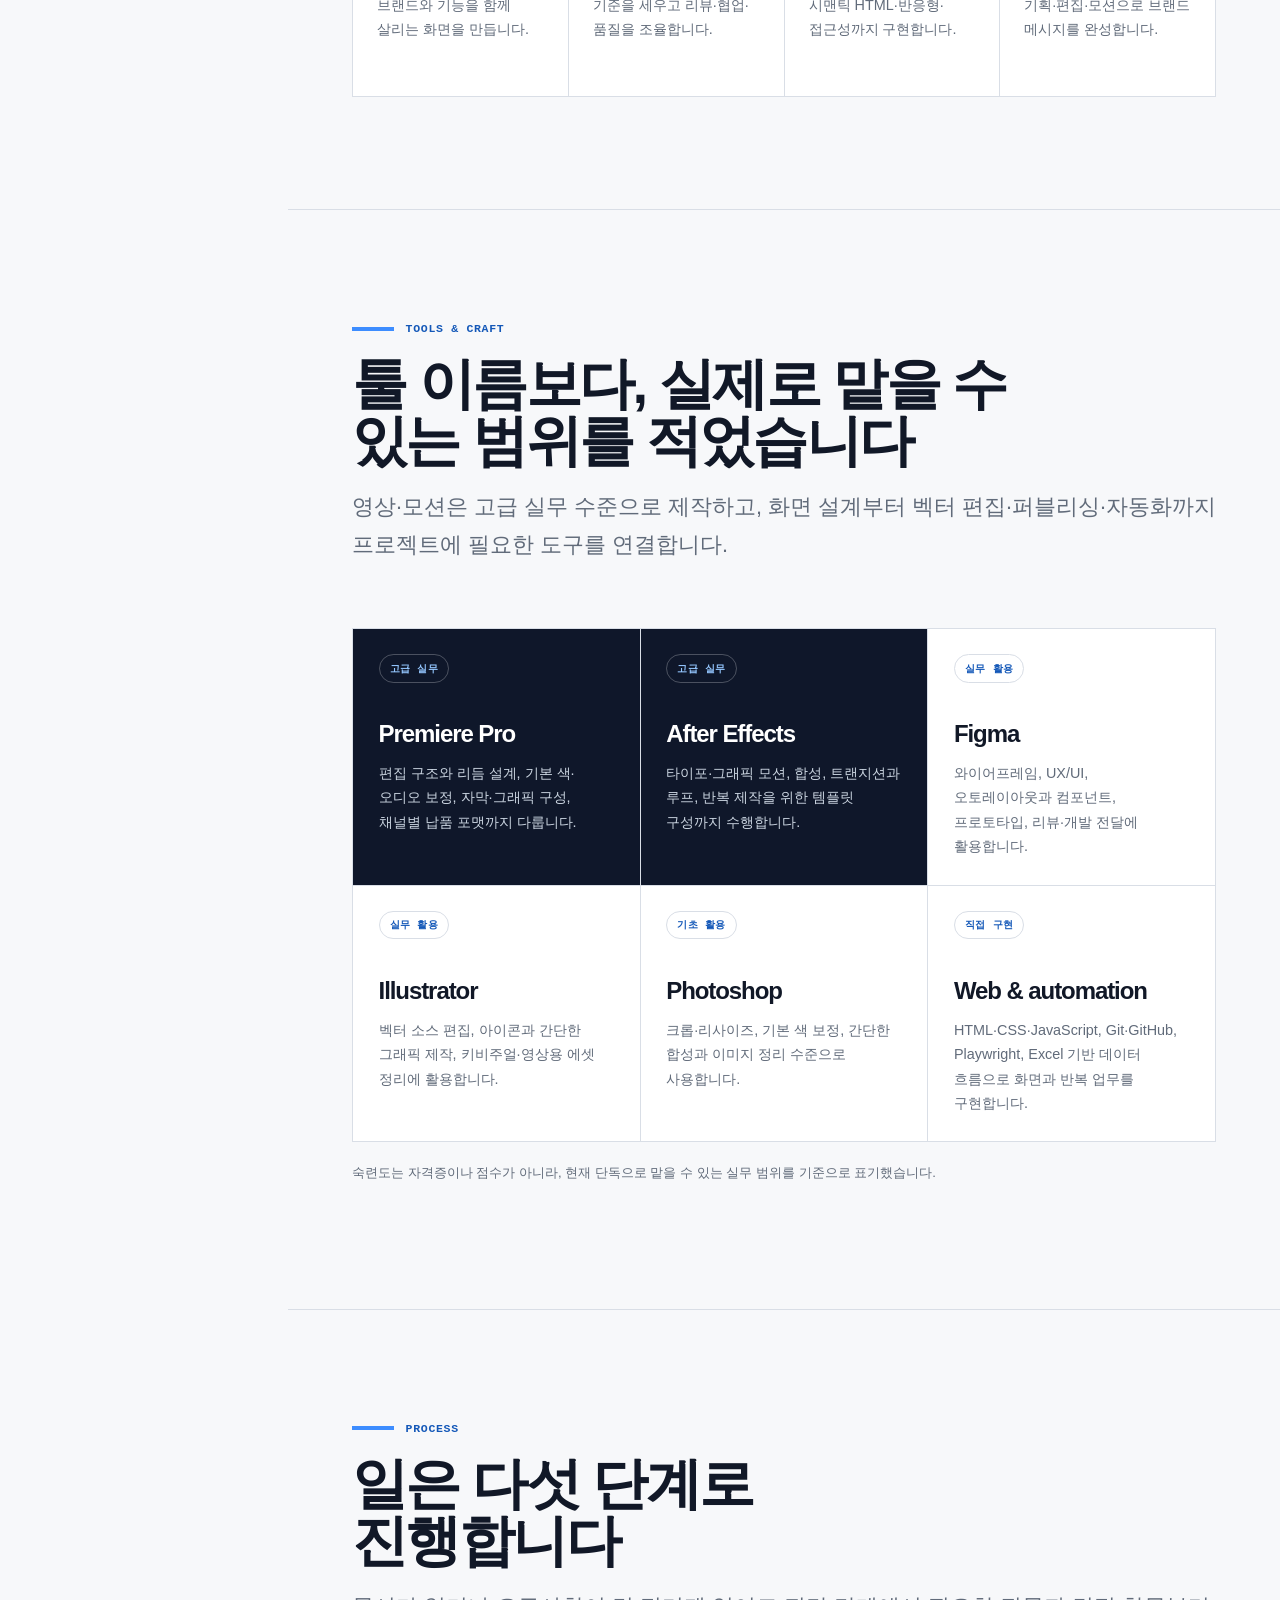
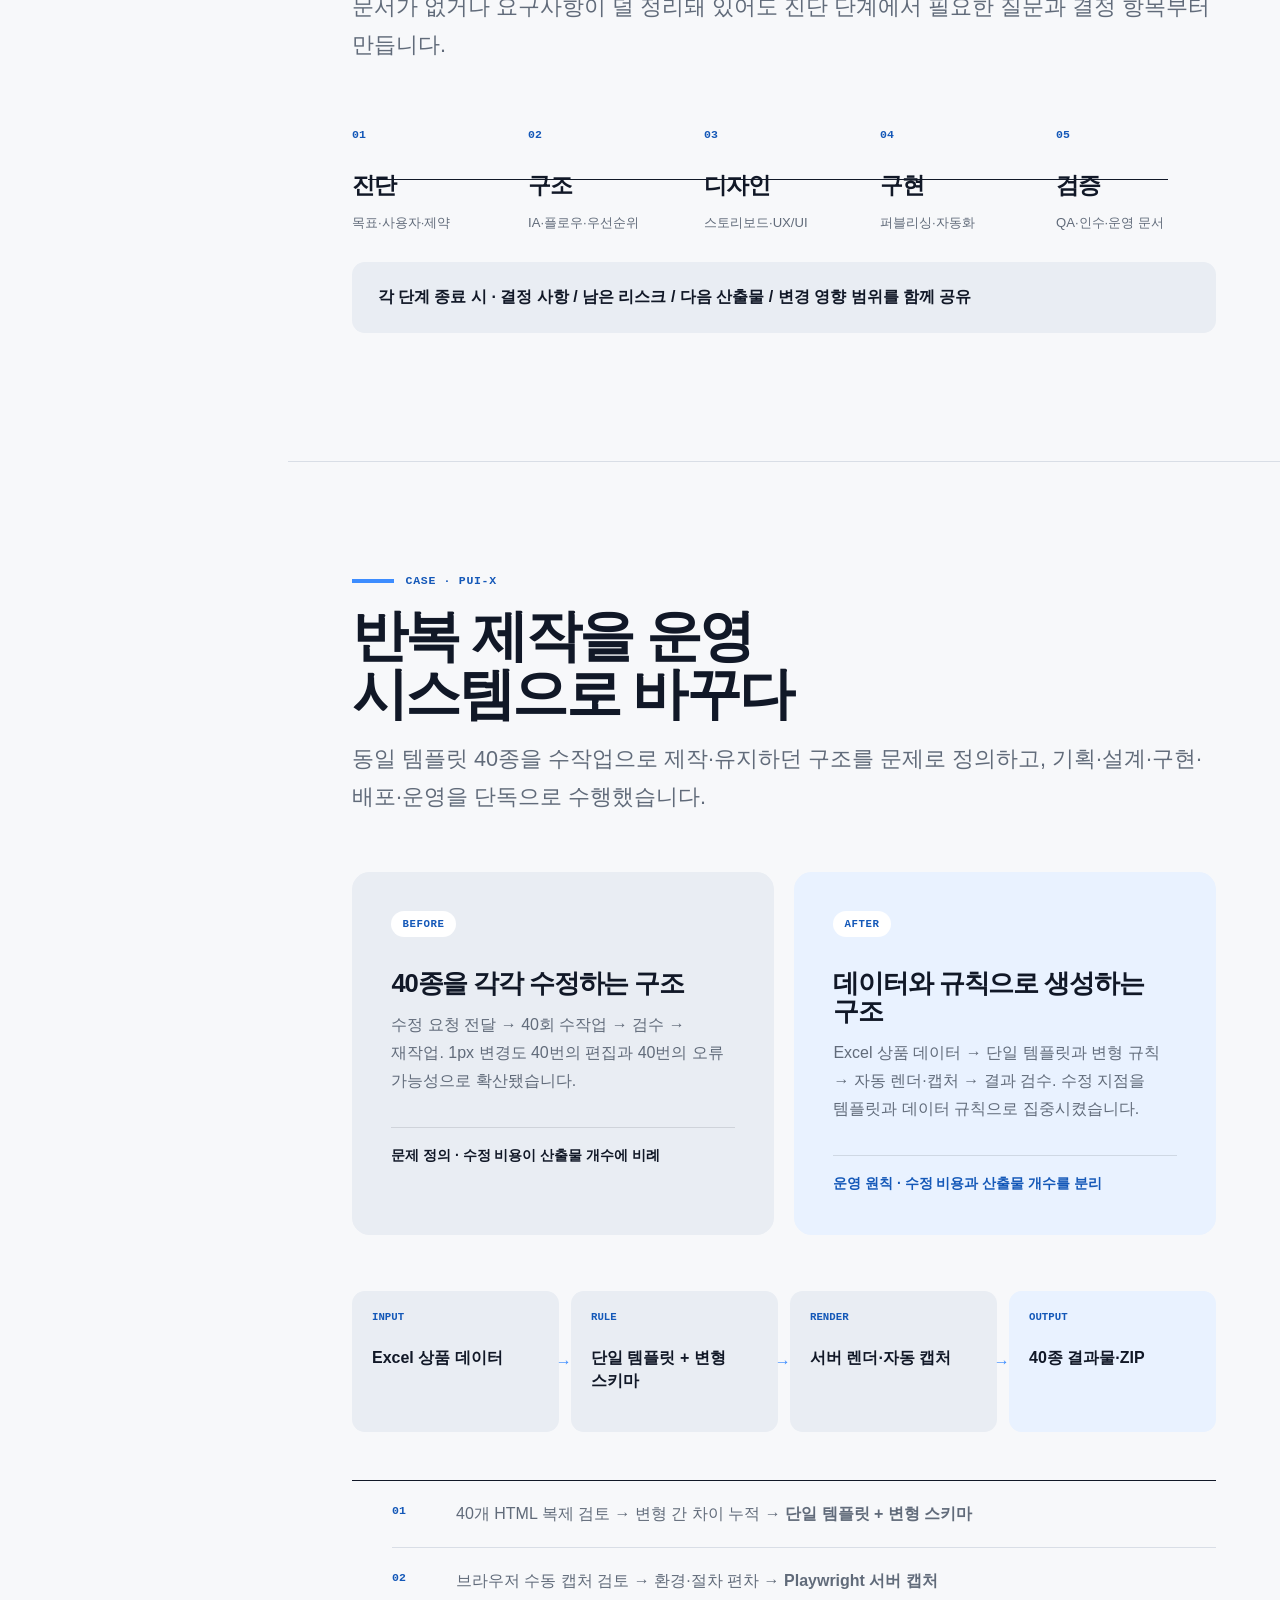
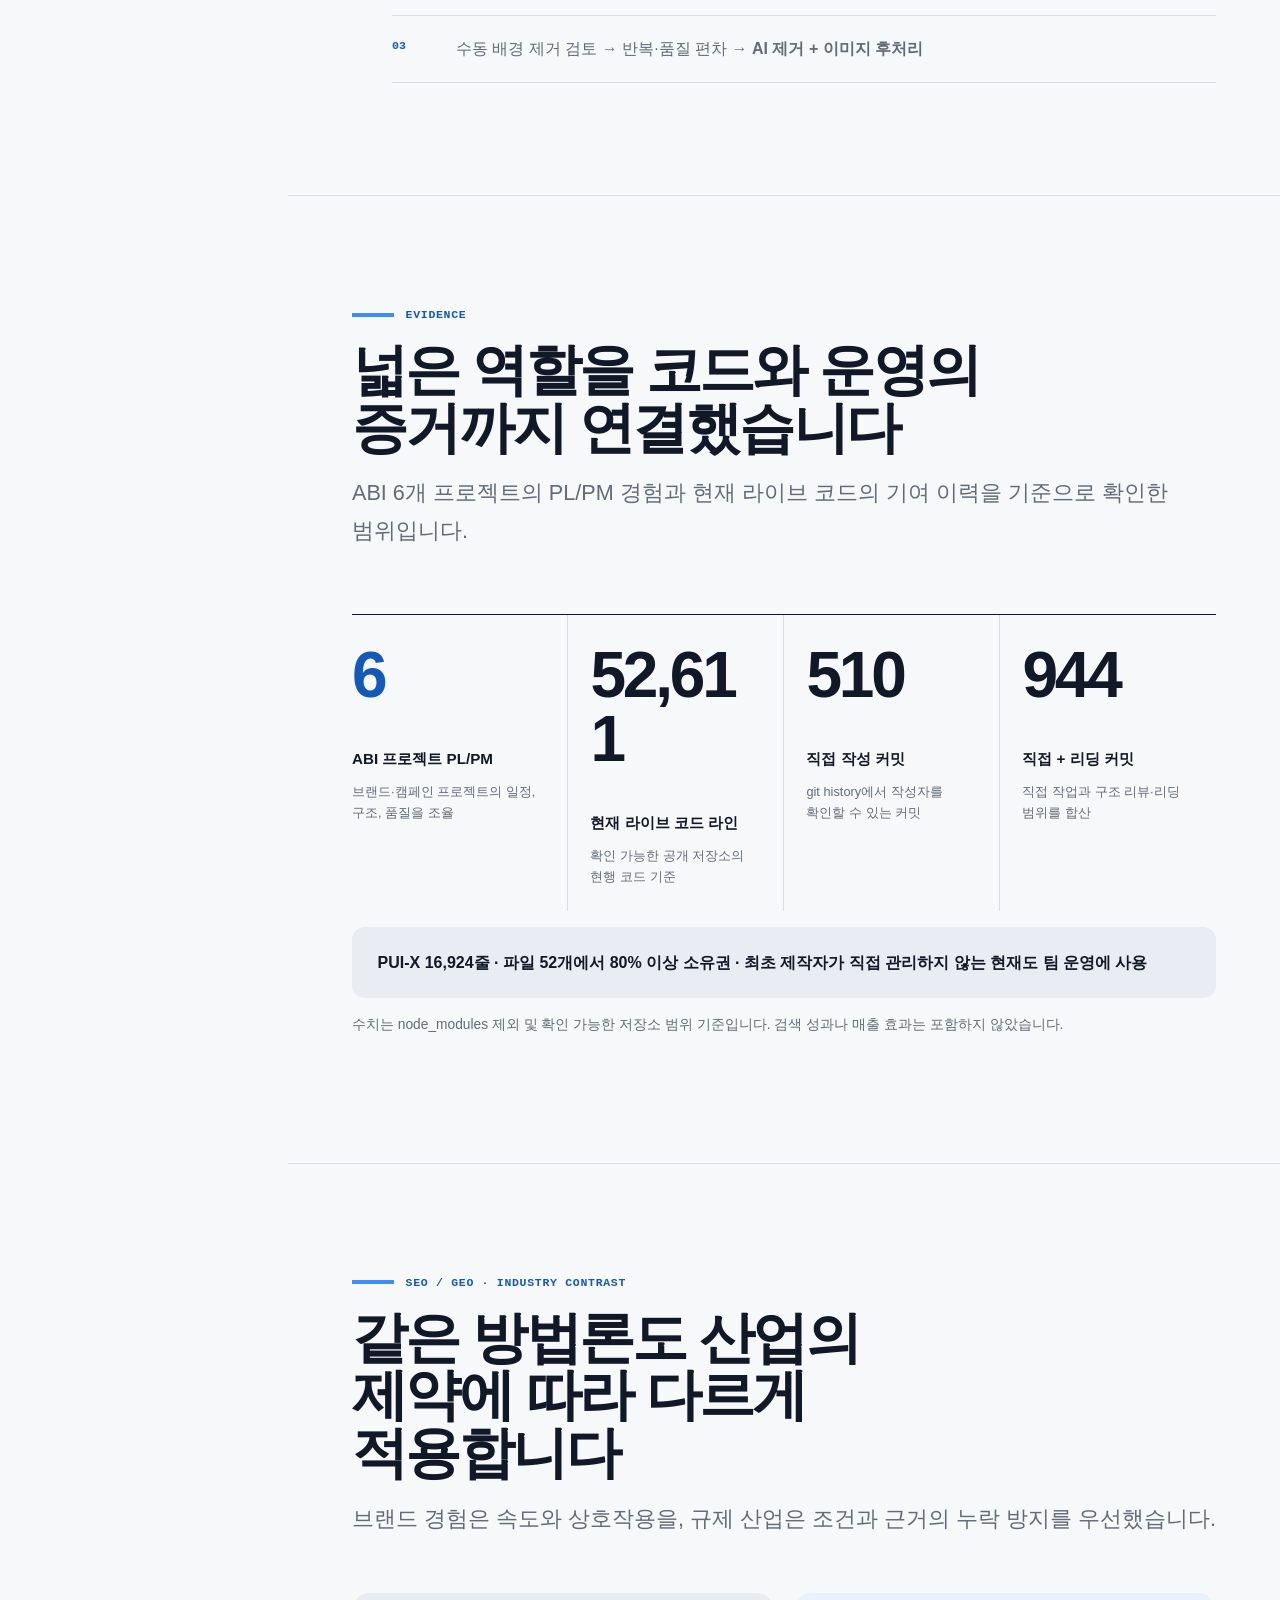
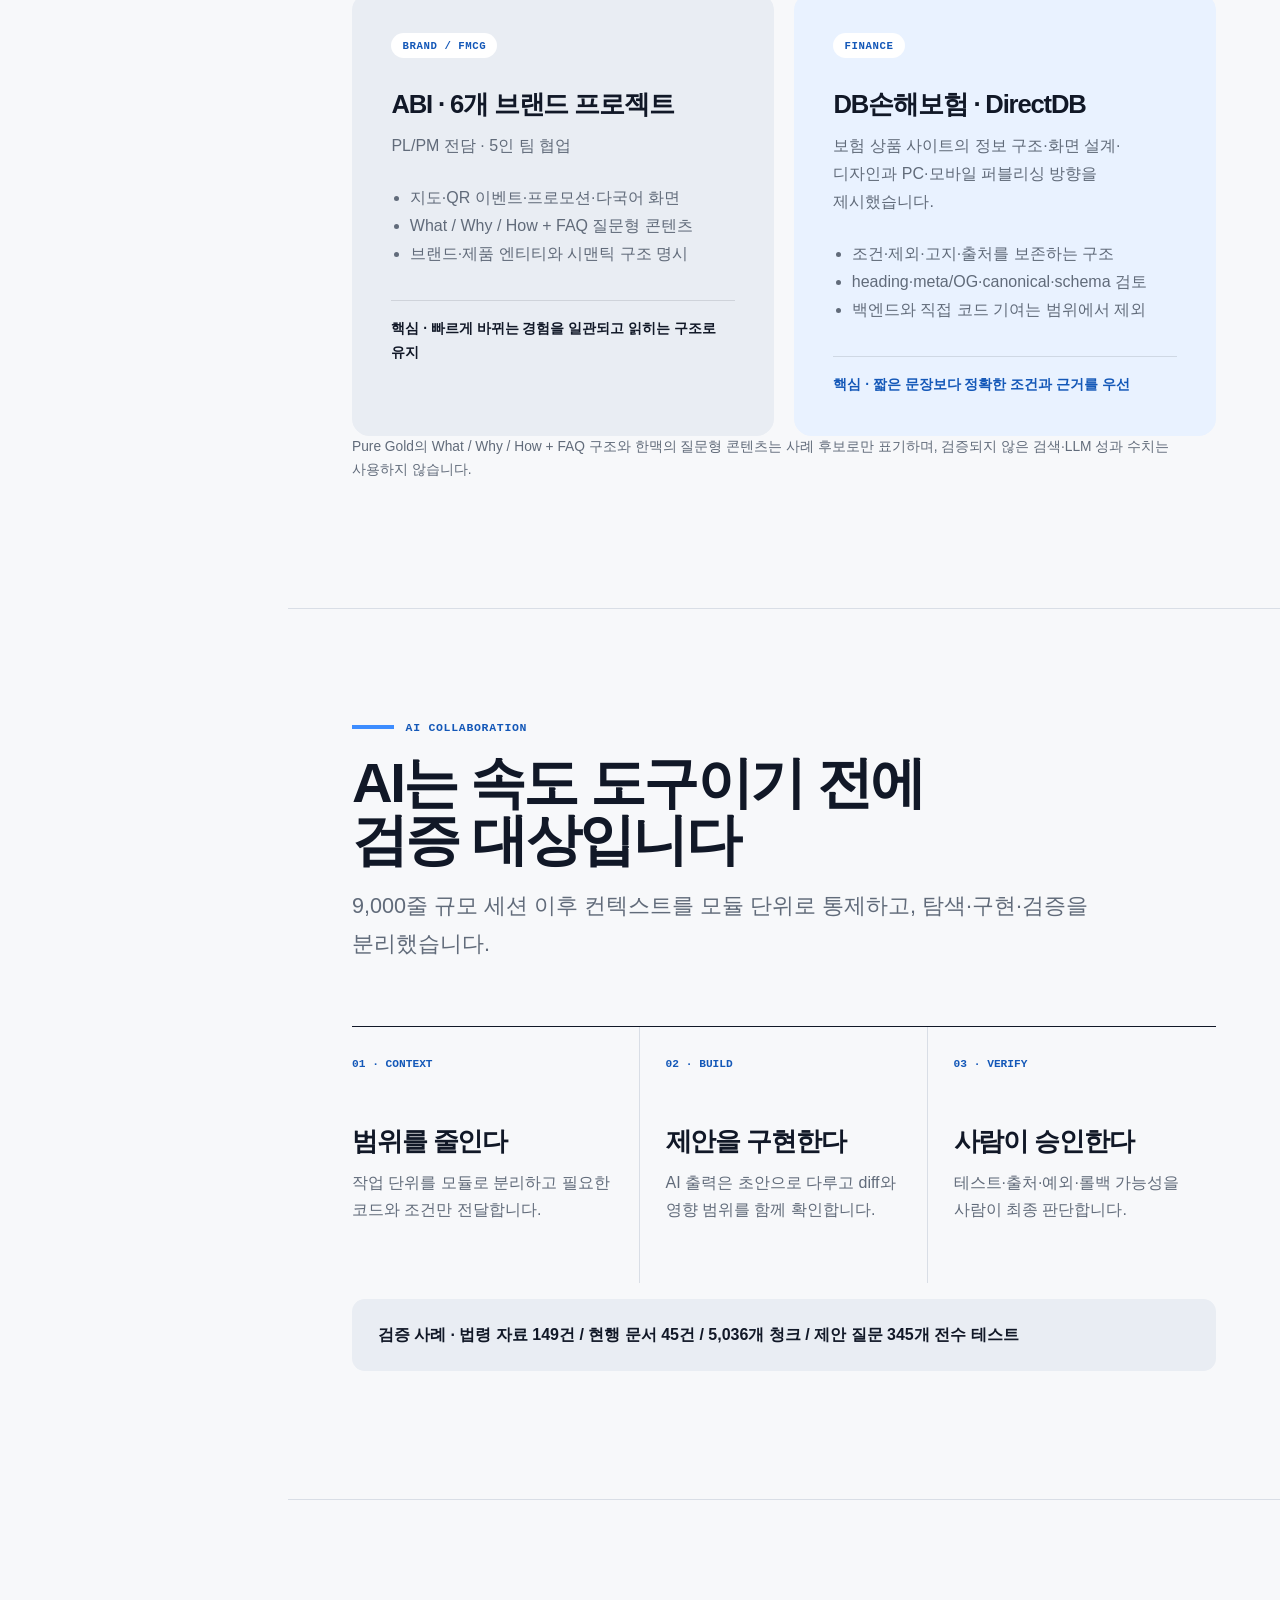
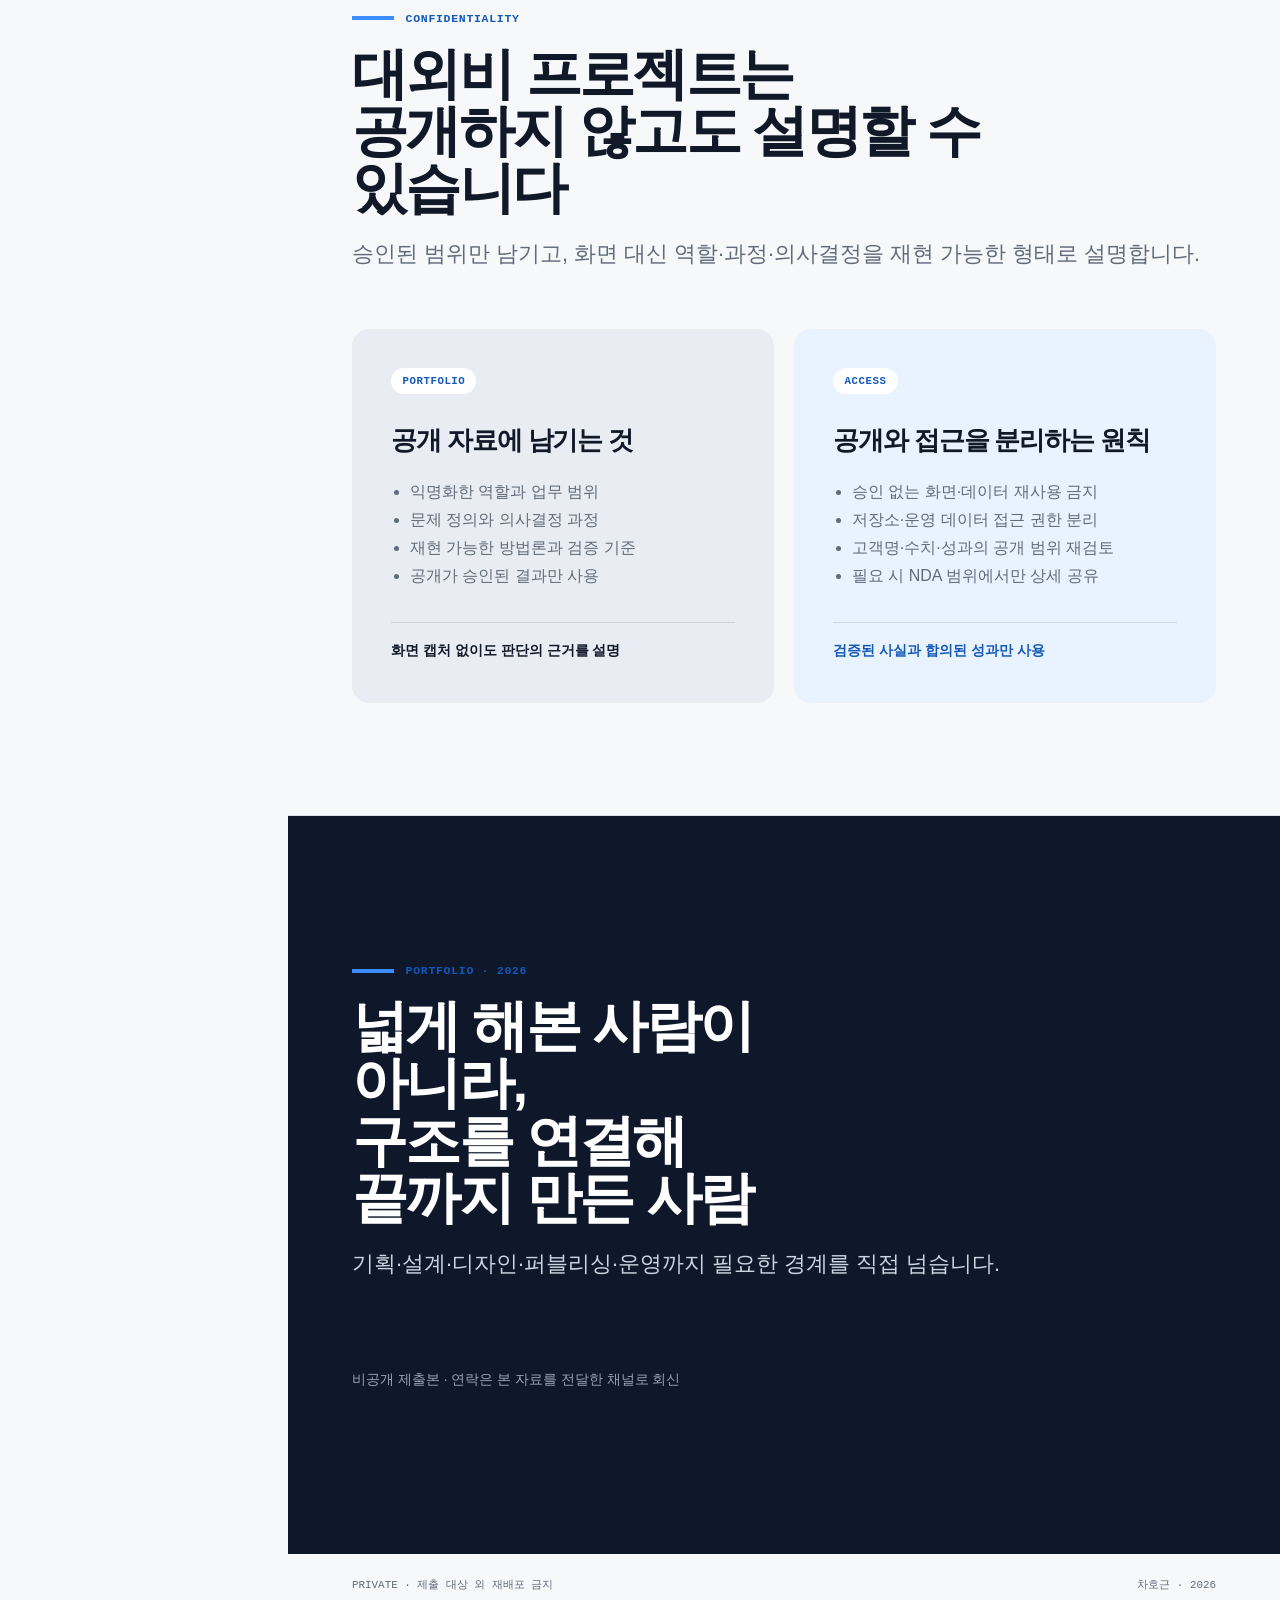
<file: private-portfolio/index.html>
<!doctype html>
<html lang="ko">
<head>
  <meta charset="utf-8">
  <meta name="viewport" content="width=device-width, initial-scale=1">
  <meta name="description" content="차호근 비공개 제출용 포트폴리오 — 기획, UX/UI, 퍼블리싱, 시스템 구축, SEO/GEO">
  <meta name="robots" content="noindex, nofollow, noarchive, nosnippet">
  <meta name="theme-color" content="#f7f8fa">
  <title>차호근 · 비공개 포트폴리오</title>
  <style>
    :root {
      --paper: #f7f8fa;
      --surface: #ffffff;
      --fog: #e9edf3;
      --fog-blue: #e9f2ff;
      --ink: #111827;
      --muted: #616b7a;
      --blue: #3d8dff;
      --blue-dark: #1458b8;
      --midnight: #0f172a;
      --line: #d9dee6;
      --rail: 18rem;
      --page: 78rem;
      --radius: 1.1rem;
      --display: "Arial Narrow", "Apple SD Gothic Neo", "Noto Sans KR", sans-serif;
      --body: "Apple SD Gothic Neo", "Noto Sans KR", Arial, sans-serif;
      --utility: ui-monospace, SFMono-Regular, Menlo, Monaco, Consolas, monospace;
    }

    * { box-sizing: border-box; }
    html { scroll-behavior: smooth; }
    body {
      margin: 0;
      background: var(--paper);
      color: var(--ink);
      font-family: var(--body);
      word-break: keep-all;
      overflow-wrap: break-word;
    }
    button, a { font: inherit; }
    a { color: inherit; }
    [hidden] { display: none !important; }

    .skip-link {
      position: fixed;
      left: 1rem;
      top: 1rem;
      z-index: 100;
      transform: translateY(-180%);
      padding: .75rem 1rem;
      border-radius: .5rem;
      background: var(--midnight);
      color: #fff;
    }
    .skip-link:focus { transform: translateY(0); }

    .progress {
      position: fixed;
      inset: 0 auto auto 0;
      z-index: 80;
      width: 0;
      height: .25rem;
      background: var(--blue);
    }

    .shell {
      display: grid;
      grid-template-columns: var(--rail) minmax(0, 1fr);
      min-height: 100vh;
    }

    .rail {
      position: fixed;
      inset: 0 auto 0 0;
      z-index: 20;
      display: flex;
      width: var(--rail);
      flex-direction: column;
      padding: 2rem 1.75rem 1.5rem;
      border-right: 1px solid var(--line);
      background: rgba(247, 248, 250, .96);
      backdrop-filter: blur(12px);
    }
    .rail__mark {
      width: 2.75rem;
      height: .3rem;
      margin-bottom: 1.1rem;
      background: var(--blue);
    }
    .rail__name {
      margin: 0;
      font-family: var(--display);
      font-size: 1.45rem;
      font-weight: 800;
      letter-spacing: -.04em;
    }
    .rail__label {
      margin: .35rem 0 0;
      color: var(--muted);
      font-family: var(--utility);
      font-size: .72rem;
      line-height: 1.5;
      letter-spacing: .05em;
      text-transform: uppercase;
    }

    .rail nav { margin-bottom: 1.5rem; }
    .rail nav ul {
      display: grid;
      gap: .1rem;
      margin: 0;
      padding: 0;
      list-style: none;
    }
    .rail nav a {
      display: grid;
      grid-template-columns: 2.2rem 1fr;
      align-items: baseline;
      padding: .55rem .35rem;
      border-radius: .45rem;
      color: var(--muted);
      text-decoration: none;
      font-size: .82rem;
      line-height: 1.35;
    }
    .rail nav a::before {
      content: attr(data-index);
      color: var(--blue-dark);
      font-family: var(--utility);
      font-size: .66rem;
    }
    .rail nav a:hover,
    .rail nav a[aria-current="true"] {
      background: var(--fog-blue);
      color: var(--ink);
    }

    .rail__privacy {
      margin: auto 0 0;
      padding-top: 1rem;
      border-top: 1px solid var(--line);
      color: var(--muted);
      font-size: .72rem;
      line-height: 1.6;
    }
    .rail__privacy strong { color: var(--blue-dark); }

    main {
      grid-column: 2;
      min-width: 0;
    }
    .portfolio { min-height: 100vh; }

    .page-section {
      position: relative;
      max-width: var(--page);
      margin: 0 auto;
      padding: 7rem 4rem;
      border-bottom: 1px solid var(--line);
    }
    .page-section:last-child { border-bottom: 0; }

    .section-kicker {
      display: flex;
      align-items: center;
      gap: .75rem;
      margin: 0 0 1.25rem;
      color: var(--blue-dark);
      font-family: var(--utility);
      font-size: .72rem;
      font-weight: 700;
      letter-spacing: .06em;
      text-transform: uppercase;
    }
    .section-kicker::before {
      width: 2.6rem;
      height: .25rem;
      background: var(--blue);
      content: "";
    }
    h1, h2, h3, p { margin-top: 0; }
    h1, h2, h3 {
      font-family: var(--display);
      letter-spacing: -.045em;
    }
    h1 {
      max-width: 13ch;
      margin-bottom: 2rem;
      font-size: clamp(3.3rem, 7vw, 6.8rem);
      line-height: .98;
    }
    h2 {
      max-width: 21ch;
      margin-bottom: 1.15rem;
      font-size: clamp(2.3rem, 4.4vw, 4.3rem);
      line-height: 1.02;
    }
    h3 {
      margin-bottom: .85rem;
      font-size: clamp(1.35rem, 2vw, 2rem);
      line-height: 1.1;
    }
    .lead {
      max-width: 56rem;
      color: var(--muted);
      font-size: clamp(1.05rem, 1.7vw, 1.35rem);
      line-height: 1.75;
    }
    .small-note {
      color: var(--muted);
      font-size: .86rem;
      line-height: 1.65;
    }

    .hero {
      display: grid;
      min-height: 100svh;
      align-content: center;
      padding-top: 5rem;
      padding-bottom: 5rem;
    }
    .hero__meta {
      display: flex;
      flex-wrap: wrap;
      gap: .6rem;
      margin-top: 2.25rem;
    }
    .tag {
      padding: .45rem .7rem;
      border: 1px solid var(--line);
      border-radius: 999px;
      background: var(--surface);
      color: var(--muted);
      font-family: var(--utility);
      font-size: .7rem;
      font-weight: 700;
    }

    .structure-map {
      display: grid;
      gap: .9rem;
      max-width: 57rem;
      margin-top: 4.8rem;
    }
    .structure-row {
      display: grid;
      grid-template-columns: 8.5rem minmax(0, 1fr) 8.5rem;
      align-items: center;
      gap: 1rem;
      font-family: var(--utility);
      font-size: .7rem;
      letter-spacing: .05em;
    }
    .structure-row span:last-child { text-align: right; }
    .structure-line {
      position: relative;
      height: 1px;
      background: var(--ink);
    }
    .structure-line::after {
      position: absolute;
      top: 50%;
      left: var(--node, 50%);
      width: .72rem;
      height: .72rem;
      transform: translate(-50%, -50%);
      border: .2rem solid var(--paper);
      border-radius: 50%;
      background: var(--blue);
      box-shadow: 0 0 0 1px var(--blue);
      content: "";
    }

    .scope-grid {
      display: grid;
      grid-template-columns: repeat(4, minmax(0, 1fr));
      margin-top: 4rem;
      border-top: 1px solid var(--ink);
      border-left: 1px solid var(--line);
    }
    .scope-item {
      min-height: 13rem;
      padding: 1.5rem;
      border-right: 1px solid var(--line);
      border-bottom: 1px solid var(--line);
      background: var(--surface);
    }
    .scope-item span {
      display: block;
      margin-bottom: 2rem;
      color: var(--blue-dark);
      font-family: var(--utility);
      font-size: .68rem;
    }
    .scope-item h3 { font-size: 1.35rem; }
    .scope-item p {
      margin-bottom: 0;
      color: var(--muted);
      font-size: .9rem;
      line-height: 1.65;
    }

    .tool-grid {
      display: grid;
      grid-template-columns: repeat(3, minmax(0, 1fr));
      gap: 1px;
      margin-top: 4rem;
      padding: 1px;
      background: var(--line);
    }
    .tool-card {
      min-height: 15rem;
      padding: 1.6rem;
      background: var(--surface);
    }
    .tool-card--advanced {
      background: var(--midnight);
      color: #fff;
    }
    .tool-card__level {
      display: inline-flex;
      margin-bottom: 2.4rem;
      padding: .38rem .62rem;
      border: 1px solid var(--line);
      border-radius: 999px;
      color: var(--blue-dark);
      font-family: var(--utility);
      font-size: .64rem;
      font-weight: 700;
      letter-spacing: .05em;
    }
    .tool-card--advanced .tool-card__level {
      border-color: rgba(255, 255, 255, .25);
      color: #93c5fd;
    }
    .tool-card h3 { font-size: 1.5rem; }
    .tool-card p {
      margin: 0;
      color: var(--muted);
      font-size: .9rem;
      line-height: 1.7;
    }
    .tool-card--advanced p { color: #cbd5e1; }
    .tool-note {
      margin-top: 1.25rem;
      color: var(--muted);
      font-size: .82rem;
      line-height: 1.65;
    }

    .split {
      display: grid;
      grid-template-columns: repeat(2, minmax(0, 1fr));
      gap: 1.25rem;
      margin-top: 3.5rem;
    }
    .panel {
      padding: clamp(1.5rem, 3vw, 2.6rem);
      border: 1px solid transparent;
      border-radius: var(--radius);
      background: var(--fog);
    }
    .panel--blue { background: var(--fog-blue); }
    .panel__label {
      display: inline-flex;
      margin-bottom: 2rem;
      padding: .42rem .7rem;
      border-radius: 999px;
      background: var(--surface);
      color: var(--blue-dark);
      font-family: var(--utility);
      font-size: .67rem;
      font-weight: 700;
      letter-spacing: .05em;
      text-transform: uppercase;
    }
    .panel p,
    .panel li {
      color: var(--muted);
      font-size: 1rem;
      line-height: 1.75;
    }
    .panel ul {
      margin: 1.5rem 0 0;
      padding-left: 1.15rem;
    }
    .panel__bottom {
      margin: 2rem 0 0 !important;
      padding-top: 1rem;
      border-top: 1px solid rgba(17, 24, 39, .12);
      color: var(--ink) !important;
      font-size: .86rem !important;
      font-weight: 700;
    }
    .panel--blue .panel__bottom { color: var(--blue-dark) !important; }

    .flow {
      display: grid;
      grid-template-columns: repeat(4, minmax(0, 1fr));
      gap: .75rem;
      margin-top: 3.5rem;
    }
    .flow__item {
      position: relative;
      min-height: 8.8rem;
      padding: 1.25rem;
      border-radius: .8rem;
      background: var(--fog);
    }
    .flow__item:last-child { background: var(--fog-blue); }
    .flow__item:not(:last-child)::after {
      position: absolute;
      top: 50%;
      right: -.8rem;
      z-index: 2;
      transform: translateY(-50%);
      color: var(--blue);
      content: "→";
    }
    .flow__item span {
      display: block;
      margin-bottom: 1.4rem;
      color: var(--blue-dark);
      font-family: var(--utility);
      font-size: .67rem;
      font-weight: 700;
    }
    .flow__item strong { line-height: 1.45; }

    .decision-log {
      margin: 3rem 0 0;
      border-top: 1px solid var(--ink);
    }
    .decision-log li {
      display: grid;
      grid-template-columns: 3rem 1fr;
      gap: 1rem;
      padding: 1.25rem 0;
      border-bottom: 1px solid var(--line);
      list-style: none;
      color: var(--muted);
      line-height: 1.65;
    }
    .decision-log b {
      color: var(--blue-dark);
      font-family: var(--utility);
      font-size: .72rem;
    }

    .metrics {
      display: grid;
      grid-template-columns: repeat(4, minmax(0, 1fr));
      margin-top: 4rem;
      border-top: 1px solid var(--ink);
    }
    .metric {
      min-height: 15rem;
      padding: 1.75rem 1.4rem 1.5rem 0;
      border-right: 1px solid var(--line);
    }
    .metric + .metric { padding-left: 1.4rem; }
    .metric:last-child { border-right: 0; }
    .metric strong {
      display: block;
      margin-bottom: 2.6rem;
      font-family: var(--display);
      font-size: clamp(2.8rem, 5vw, 4.8rem);
      line-height: 1;
      letter-spacing: -.05em;
    }
    .metric:first-child strong { color: var(--blue-dark); }
    .metric b {
      display: block;
      margin-bottom: .8rem;
      font-size: .95rem;
    }
    .metric p {
      margin: 0;
      color: var(--muted);
      font-size: .8rem;
      line-height: 1.6;
    }
    .proof-note {
      margin-top: 1rem;
      padding: 1.4rem 1.6rem;
      border-radius: .8rem;
      background: var(--fog);
      font-weight: 700;
      line-height: 1.65;
    }

    .process {
      position: relative;
      display: grid;
      grid-template-columns: repeat(5, minmax(0, 1fr));
      gap: 1rem;
      margin-top: 4rem;
    }
    .process::before {
      position: absolute;
      top: 3.2rem;
      right: 3rem;
      left: 1rem;
      height: 1px;
      background: var(--ink);
      content: "";
    }
    .process__item { position: relative; z-index: 1; }
    .process__item span {
      display: block;
      margin-bottom: 2rem;
      color: var(--blue-dark);
      font-family: var(--utility);
      font-size: .72rem;
      font-weight: 700;
    }
    .process__dot {
      width: 1rem;
      height: 1rem;
      margin-bottom: 2.2rem;
      border-radius: 50%;
      background: var(--ink);
    }
    .process__item:last-child .process__dot { background: var(--blue); }
    .process__item h3 { font-size: 1.45rem; }
    .process__item p {
      color: var(--muted);
      font-size: .82rem;
      line-height: 1.6;
    }

    .three-cards {
      display: grid;
      grid-template-columns: repeat(3, minmax(0, 1fr));
      gap: 1rem;
      margin-top: 3.5rem;
    }
    .three-cards .panel { min-height: 21rem; }

    .method {
      display: grid;
      grid-template-columns: repeat(3, minmax(0, 1fr));
      margin-top: 4rem;
      border-top: 1px solid var(--ink);
    }
    .method__item {
      min-height: 16rem;
      padding: 1.6rem 1.6rem 1.6rem 0;
      border-right: 1px solid var(--line);
    }
    .method__item + .method__item { padding-left: 1.6rem; }
    .method__item:last-child { border-right: 0; }
    .method__item span {
      color: var(--blue-dark);
      font-family: var(--utility);
      font-size: .7rem;
      font-weight: 700;
    }
    .method__item h3 { margin-top: 3.5rem; }
    .method__item p {
      color: var(--muted);
      line-height: 1.7;
    }

    .closing {
      display: grid;
      min-height: 82svh;
      max-width: none;
      align-content: center;
      margin: 0;
      padding-right: max(4rem, calc((100vw - var(--rail) - var(--page)) / 2 + 4rem));
      padding-left: max(4rem, calc((100vw - var(--rail) - var(--page)) / 2 + 4rem));
      background: var(--midnight);
      color: #fff;
    }
    .closing h2 { max-width: 16ch; }
    .closing .lead { color: #cbd5e1; }
    .closing .small-note { margin-top: 4rem; color: #94a3b8; }

    .document-footer {
      display: flex;
      justify-content: space-between;
      gap: 1rem;
      max-width: var(--page);
      margin: 0 auto;
      padding: 1.5rem 4rem 2rem;
      color: var(--muted);
      font-family: var(--utility);
      font-size: .68rem;
    }

    :focus-visible {
      outline: 3px solid var(--blue);
      outline-offset: 3px;
    }

    @media (max-width: 1080px) {
      :root { --rail: 15rem; }
      .page-section { padding-right: 2.5rem; padding-left: 2.5rem; }
      .scope-grid { grid-template-columns: repeat(2, minmax(0, 1fr)); }
      .tool-grid { grid-template-columns: repeat(2, minmax(0, 1fr)); }
      .metrics { grid-template-columns: repeat(2, minmax(0, 1fr)); }
      .metric:nth-child(2) { border-right: 0; }
      .metric:nth-child(n+3) { border-top: 1px solid var(--line); }
      .three-cards { grid-template-columns: 1fr; }
      .three-cards .panel { min-height: auto; }
    }

    @media (max-width: 800px) {
      :root { --rail: 0rem; }
      .shell { display: block; }
      .rail {
        position: sticky;
        top: 0;
        width: 100%;
        height: auto;
        padding: .85rem 1rem;
        border-right: 0;
        border-bottom: 1px solid var(--line);
      }
      .rail__mark, .rail__label, .rail nav, .rail__privacy { display: none; }
      .rail__top {
        display: flex;
        align-items: center;
        justify-content: space-between;
        gap: 1rem;
      }
      .rail__name { font-size: 1rem; }
      main { display: block; }
      .page-section { padding: 5rem 1.25rem; }
      .hero { min-height: calc(100svh - 4.25rem); }
      h1 { font-size: clamp(3rem, 15vw, 5rem); }
      h2 { font-size: clamp(2.15rem, 10vw, 3.6rem); }
      .structure-row { grid-template-columns: 6.4rem minmax(0, 1fr); }
      .structure-row span:last-child { display: none; }
      .split, .scope-grid, .tool-grid, .flow, .metrics, .process, .method {
        grid-template-columns: 1fr;
      }
      .scope-item { min-height: 10rem; }
      .flow__item:not(:last-child)::after { top: auto; right: 50%; bottom: -.9rem; transform: translateX(50%) rotate(90deg); }
      .metric, .metric + .metric {
        min-height: auto;
        padding: 1.6rem 0;
        border-top: 0;
        border-right: 0;
        border-bottom: 1px solid var(--line);
      }
      .metric strong { margin-bottom: 1.2rem; }
      .process { gap: 0; }
      .process::before { top: 0; right: auto; bottom: 0; left: .45rem; width: 1px; height: auto; }
      .process__item {
        display: grid;
        grid-template-columns: 2.6rem 1fr;
        padding-bottom: 2rem;
      }
      .process__item span { grid-column: 2; margin-bottom: .5rem; }
      .process__dot { grid-row: 1 / span 3; margin: .2rem 0 0; }
      .process__item h3, .process__item p { grid-column: 2; }
      .process__item h3 { margin-bottom: .4rem; }
      .method__item, .method__item + .method__item {
        min-height: auto;
        padding: 1.6rem 0;
        border-right: 0;
        border-bottom: 1px solid var(--line);
      }
      .method__item h3 { margin-top: 1.4rem; }
      .closing {
        padding-right: 1.25rem;
        padding-left: 1.25rem;
      }
      .document-footer { padding-right: 1.25rem; padding-left: 1.25rem; }
    }

    @media (prefers-reduced-motion: reduce) {
      html { scroll-behavior: auto; }
      *, *::before, *::after { transition-duration: .001ms !important; animation-duration: .001ms !important; }
    }

    @media print {
      @page { size: A4; margin: 14mm; }
      .progress, .rail, .skip-link { display: none !important; }
      .shell, main { display: block; }
      .page-section, .closing {
        max-width: none;
        min-height: 0;
        padding: 18mm 0;
        break-inside: avoid;
      }
      .closing { padding: 18mm; print-color-adjust: exact; }
      .panel, .scope-item, .tool-card, .flow__item, .proof-note { print-color-adjust: exact; }
      .document-footer { padding-right: 0; padding-left: 0; }
    }
  </style>
</head>
<body>
  <a class="skip-link" href="#main">본문으로 이동</a>
  <div class="progress" aria-hidden="true"></div>

  <div class="shell">
    <aside class="rail" aria-label="포트폴리오 메뉴">
      <div class="rail__top">
        <div>
          <div class="rail__mark" aria-hidden="true"></div>
          <p class="rail__name">차호근</p>
          <p class="rail__label">Private portfolio<br>Design · System · GEO</p>
        </div>
      </div>

      <nav aria-label="포트폴리오 목차">
        <ul>
          <li><a href="#c-position" data-index="01">포지셔닝</a></li>
          <li><a href="#c-scope" data-index="02">업무 범위</a></li>
          <li><a href="#c-tools" data-index="03">툴과 제작 역량</a></li>
          <li><a href="#c-process" data-index="04">진행 방식</a></li>
          <li><a href="#c-puix" data-index="05">PUI-X</a></li>
          <li><a href="#c-evidence" data-index="06">기여 증거</a></li>
          <li><a href="#c-contrast" data-index="07">SEO / GEO</a></li>
          <li><a href="#c-ai" data-index="08">AI 협업</a></li>
          <li><a href="#c-private" data-index="09">대외비 원칙</a></li>
        </ul>
      </nav>

      <p class="rail__privacy"><strong>PRIVATE</strong><br>제출 대상 외 재배포 금지<br>공개 전 고객명·수치 재검토</p>
    </aside>

    <main id="main" tabindex="-1">
      <article class="portfolio">
        <section class="page-section hero" id="c-position" data-observe-section>
          <p class="section-kicker">Portfolio · 2026</p>
          <h1>구조를 읽고,<br>직접 만드는 사람</h1>
          <p class="lead">약 14년의 디자인 실무를 기반으로 영상·퍼블리싱에서 출발해 사내 시스템 구축과 GEO 전략까지 업무를 확장했습니다. 콘텐츠 구조, 시스템 구조, 코드 구조를 한 사람 안에서 연결합니다.</p>
          <div class="hero__meta" aria-label="핵심 역량">
            <span class="tag">PLANNING</span>
            <span class="tag">UX / UI</span>
            <span class="tag">PUBLISHING</span>
            <span class="tag">SYSTEM</span>
            <span class="tag">SEO / GEO</span>
          </div>
          <div class="structure-map" aria-label="역할 확장 구조">
            <div class="structure-row"><span>CONTENT</span><i class="structure-line" style="--node:22%"></i><span>보이는 것을 만든다</span></div>
            <div class="structure-row"><span>SYSTEM</span><i class="structure-line" style="--node:54%"></i><span>반복을 구조화한다</span></div>
            <div class="structure-row"><span>INTELLIGENCE</span><i class="structure-line" style="--node:84%"></i><span>읽히는 방식을 설계한다</span></div>
          </div>
        </section>

        <section class="page-section" id="c-scope" data-observe-section>
          <p class="section-kicker">Scope</p>
          <h2>기획부터 운영까지, 한 흐름으로 연결합니다</h2>
          <p class="lead">각 단계를 따로 수행한 것이 아니라 실제 프로젝트에서 앞뒤 의사결정을 연결해 왔습니다.</p>
          <div class="scope-grid">
            <article class="scope-item"><span>01</span><h3>기획</h3><p>요구사항·목표·제약을 정리하고 문제를 정의합니다.</p></article>
            <article class="scope-item"><span>02</span><h3>스토리보드</h3><p>콘텐츠 흐름과 화면 단위의 의도를 문서화합니다.</p></article>
            <article class="scope-item"><span>03</span><h3>유저플로우</h3><p>진입·분기·완료까지 사용자의 경로를 설계합니다.</p></article>
            <article class="scope-item"><span>04</span><h3>UX</h3><p>정보 구조와 상호작용의 우선순위를 정리합니다.</p></article>
            <article class="scope-item"><span>05</span><h3>UI 디자인</h3><p>브랜드와 기능을 함께 살리는 화면을 만듭니다.</p></article>
            <article class="scope-item"><span>06</span><h3>디자인 리딩</h3><p>기준을 세우고 리뷰·협업·품질을 조율합니다.</p></article>
            <article class="scope-item"><span>07</span><h3>퍼블리싱</h3><p>시맨틱 HTML·반응형·접근성까지 구현합니다.</p></article>
            <article class="scope-item"><span>08</span><h3>영상 제작</h3><p>기획·편집·모션으로 브랜드 메시지를 완성합니다.</p></article>
          </div>
        </section>

        <section class="page-section" id="c-tools" data-observe-section>
          <p class="section-kicker">Tools &amp; craft</p>
          <h2>툴 이름보다, 실제로 맡을 수 있는 범위를 적었습니다</h2>
          <p class="lead">영상·모션은 고급 실무 수준으로 제작하고, 화면 설계부터 벡터 편집·퍼블리싱·자동화까지 프로젝트에 필요한 도구를 연결합니다.</p>
          <div class="tool-grid">
            <article class="tool-card tool-card--advanced">
              <span class="tool-card__level">고급 실무</span>
              <h3>Premiere Pro</h3>
              <p>편집 구조와 리듬 설계, 기본 색·오디오 보정, 자막·그래픽 구성, 채널별 납품 포맷까지 다룹니다.</p>
            </article>
            <article class="tool-card tool-card--advanced">
              <span class="tool-card__level">고급 실무</span>
              <h3>After Effects</h3>
              <p>타이포·그래픽 모션, 합성, 트랜지션과 루프, 반복 제작을 위한 템플릿 구성까지 수행합니다.</p>
            </article>
            <article class="tool-card">
              <span class="tool-card__level">실무 활용</span>
              <h3>Figma</h3>
              <p>와이어프레임, UX/UI, 오토레이아웃과 컴포넌트, 프로토타입, 리뷰·개발 전달에 활용합니다.</p>
            </article>
            <article class="tool-card">
              <span class="tool-card__level">실무 활용</span>
              <h3>Illustrator</h3>
              <p>벡터 소스 편집, 아이콘과 간단한 그래픽 제작, 키비주얼·영상용 에셋 정리에 활용합니다.</p>
            </article>
            <article class="tool-card">
              <span class="tool-card__level">기초 활용</span>
              <h3>Photoshop</h3>
              <p>크롭·리사이즈, 기본 색 보정, 간단한 합성과 이미지 정리 수준으로 사용합니다.</p>
            </article>
            <article class="tool-card">
              <span class="tool-card__level">직접 구현</span>
              <h3>Web &amp; automation</h3>
              <p>HTML·CSS·JavaScript, Git·GitHub, Playwright, Excel 기반 데이터 흐름으로 화면과 반복 업무를 구현합니다.</p>
            </article>
          </div>
          <p class="tool-note">숙련도는 자격증이나 점수가 아니라, 현재 단독으로 맡을 수 있는 실무 범위를 기준으로 표기했습니다.</p>
        </section>

        <section class="page-section" id="c-process" data-observe-section>
          <p class="section-kicker">Process</p>
          <h2>일은 다섯 단계로 진행합니다</h2>
          <p class="lead">문서가 없거나 요구사항이 덜 정리돼 있어도 진단 단계에서 필요한 질문과 결정 항목부터 만듭니다.</p>
          <div class="process">
            <article class="process__item"><span>01</span><i class="process__dot"></i><h3>진단</h3><p>목표·사용자·제약</p></article>
            <article class="process__item"><span>02</span><i class="process__dot"></i><h3>구조</h3><p>IA·플로우·우선순위</p></article>
            <article class="process__item"><span>03</span><i class="process__dot"></i><h3>디자인</h3><p>스토리보드·UX/UI</p></article>
            <article class="process__item"><span>04</span><i class="process__dot"></i><h3>구현</h3><p>퍼블리싱·자동화</p></article>
            <article class="process__item"><span>05</span><i class="process__dot"></i><h3>검증</h3><p>QA·인수·운영 문서</p></article>
          </div>
          <p class="proof-note">각 단계 종료 시 · 결정 사항 / 남은 리스크 / 다음 산출물 / 변경 영향 범위를 함께 공유</p>
        </section>

        <section class="page-section" id="c-puix" data-observe-section>
          <p class="section-kicker">Case · PUI-X</p>
          <h2>반복 제작을 운영 시스템으로 바꾸다</h2>
          <p class="lead">동일 템플릿 40종을 수작업으로 제작·유지하던 구조를 문제로 정의하고, 기획·설계·구현·배포·운영을 단독으로 수행했습니다.</p>

          <div class="split">
            <article class="panel">
              <span class="panel__label">Before</span>
              <h3>40종을 각각 수정하는 구조</h3>
              <p>수정 요청 전달 → 40회 수작업 → 검수 → 재작업. 1px 변경도 40번의 편집과 40번의 오류 가능성으로 확산됐습니다.</p>
              <p class="panel__bottom">문제 정의 · 수정 비용이 산출물 개수에 비례</p>
            </article>
            <article class="panel panel--blue">
              <span class="panel__label">After</span>
              <h3>데이터와 규칙으로 생성하는 구조</h3>
              <p>Excel 상품 데이터 → 단일 템플릿과 변형 규칙 → 자동 렌더·캡처 → 결과 검수. 수정 지점을 템플릿과 데이터 규칙으로 집중시켰습니다.</p>
              <p class="panel__bottom">운영 원칙 · 수정 비용과 산출물 개수를 분리</p>
            </article>
          </div>

          <div class="flow" aria-label="PUI-X 데이터 흐름">
            <div class="flow__item"><span>INPUT</span><strong>Excel 상품 데이터</strong></div>
            <div class="flow__item"><span>RULE</span><strong>단일 템플릿 + 변형 스키마</strong></div>
            <div class="flow__item"><span>RENDER</span><strong>서버 렌더·자동 캡처</strong></div>
            <div class="flow__item"><span>OUTPUT</span><strong>40종 결과물·ZIP</strong></div>
          </div>

          <ol class="decision-log" aria-label="의사결정 로그">
            <li><b>01</b><span>40개 HTML 복제 검토 → 변형 간 차이 누적 → <strong>단일 템플릿 + 변형 스키마</strong></span></li>
            <li><b>02</b><span>브라우저 수동 캡처 검토 → 환경·절차 편차 → <strong>Playwright 서버 캡처</strong></span></li>
            <li><b>03</b><span>수동 배경 제거 검토 → 반복·품질 편차 → <strong>AI 제거 + 이미지 후처리</strong></span></li>
          </ol>
        </section>

        <section class="page-section" id="c-evidence" data-observe-section>
          <p class="section-kicker">Evidence</p>
          <h2>넓은 역할을 코드와 운영의 증거까지 연결했습니다</h2>
          <p class="lead">ABI 6개 프로젝트의 PL/PM 경험과 현재 라이브 코드의 기여 이력을 기준으로 확인한 범위입니다.</p>
          <div class="metrics">
            <article class="metric"><strong>6</strong><b>ABI 프로젝트 PL/PM</b><p>브랜드·캠페인 프로젝트의 일정, 구조, 품질을 조율</p></article>
            <article class="metric"><strong>52,611</strong><b>현재 라이브 코드 라인</b><p>확인 가능한 공개 저장소의 현행 코드 기준</p></article>
            <article class="metric"><strong>510</strong><b>직접 작성 커밋</b><p>git history에서 작성자를 확인할 수 있는 커밋</p></article>
            <article class="metric"><strong>944</strong><b>직접 + 리딩 커밋</b><p>직접 작업과 구조 리뷰·리딩 범위를 합산</p></article>
          </div>
          <p class="proof-note">PUI-X 16,924줄 · 파일 52개에서 80% 이상 소유권 · 최초 제작자가 직접 관리하지 않는 현재도 팀 운영에 사용</p>
          <p class="small-note">수치는 node_modules 제외 및 확인 가능한 저장소 범위 기준입니다. 검색 성과나 매출 효과는 포함하지 않았습니다.</p>
        </section>

        <section class="page-section" id="c-contrast" data-observe-section>
          <p class="section-kicker">SEO / GEO · Industry contrast</p>
          <h2>같은 방법론도 산업의 제약에 따라 다르게 적용합니다</h2>
          <p class="lead">브랜드 경험은 속도와 상호작용을, 규제 산업은 조건과 근거의 누락 방지를 우선했습니다.</p>
          <div class="split">
            <article class="panel">
              <span class="panel__label">Brand / FMCG</span>
              <h3>ABI · 6개 브랜드 프로젝트</h3>
              <p>PL/PM 전담 · 5인 팀 협업</p>
              <ul><li>지도·QR 이벤트·프로모션·다국어 화면</li><li>What / Why / How + FAQ 질문형 콘텐츠</li><li>브랜드·제품 엔티티와 시맨틱 구조 명시</li></ul>
              <p class="panel__bottom">핵심 · 빠르게 바뀌는 경험을 일관되고 읽히는 구조로 유지</p>
            </article>
            <article class="panel panel--blue">
              <span class="panel__label">Finance</span>
              <h3>DB손해보험 · DirectDB</h3>
              <p>보험 상품 사이트의 정보 구조·화면 설계·디자인과 PC·모바일 퍼블리싱 방향을 제시했습니다.</p>
              <ul><li>조건·제외·고지·출처를 보존하는 구조</li><li>heading·meta/OG·canonical·schema 검토</li><li>백엔드와 직접 코드 기여는 범위에서 제외</li></ul>
              <p class="panel__bottom">핵심 · 짧은 문장보다 정확한 조건과 근거를 우선</p>
            </article>
          </div>
          <p class="small-note">Pure Gold의 What / Why / How + FAQ 구조와 한맥의 질문형 콘텐츠는 사례 후보로만 표기하며, 검증되지 않은 검색·LLM 성과 수치는 사용하지 않습니다.</p>
        </section>

        <section class="page-section" id="c-ai" data-observe-section>
          <p class="section-kicker">AI collaboration</p>
          <h2>AI는 속도 도구이기 전에 검증 대상입니다</h2>
          <p class="lead">9,000줄 규모 세션 이후 컨텍스트를 모듈 단위로 통제하고, 탐색·구현·검증을 분리했습니다.</p>
          <div class="method">
            <article class="method__item"><span>01 · CONTEXT</span><h3>범위를 줄인다</h3><p>작업 단위를 모듈로 분리하고 필요한 코드와 조건만 전달합니다.</p></article>
            <article class="method__item"><span>02 · BUILD</span><h3>제안을 구현한다</h3><p>AI 출력은 초안으로 다루고 diff와 영향 범위를 함께 확인합니다.</p></article>
            <article class="method__item"><span>03 · VERIFY</span><h3>사람이 승인한다</h3><p>테스트·출처·예외·롤백 가능성을 사람이 최종 판단합니다.</p></article>
          </div>
          <p class="proof-note">검증 사례 · 법령 자료 149건 / 현행 문서 45건 / 5,036개 청크 / 제안 질문 345개 전수 테스트</p>
        </section>

        <section class="page-section" id="c-private" data-observe-section>
          <p class="section-kicker">Confidentiality</p>
          <h2>대외비 프로젝트는 공개하지 않고도 설명할 수 있습니다</h2>
          <p class="lead">승인된 범위만 남기고, 화면 대신 역할·과정·의사결정을 재현 가능한 형태로 설명합니다.</p>
          <div class="split">
            <article class="panel">
              <span class="panel__label">Portfolio</span>
              <h3>공개 자료에 남기는 것</h3>
              <ul><li>익명화한 역할과 업무 범위</li><li>문제 정의와 의사결정 과정</li><li>재현 가능한 방법론과 검증 기준</li><li>공개가 승인된 결과만 사용</li></ul>
              <p class="panel__bottom">화면 캡처 없이도 판단의 근거를 설명</p>
            </article>
            <article class="panel panel--blue">
              <span class="panel__label">Access</span>
              <h3>공개와 접근을 분리하는 원칙</h3>
              <ul><li>승인 없는 화면·데이터 재사용 금지</li><li>저장소·운영 데이터 접근 권한 분리</li><li>고객명·수치·성과의 공개 범위 재검토</li><li>필요 시 NDA 범위에서만 상세 공유</li></ul>
              <p class="panel__bottom">검증된 사실과 합의된 성과만 사용</p>
            </article>
          </div>
        </section>

        <section class="page-section closing" aria-labelledby="portfolio-closing">
          <p class="section-kicker">Portfolio · 2026</p>
          <h2 id="portfolio-closing">넓게 해본 사람이 아니라,<br>구조를 연결해 끝까지 만든 사람</h2>
          <p class="lead">기획·설계·디자인·퍼블리싱·운영까지 필요한 경계를 직접 넘습니다.</p>
          <p class="small-note">비공개 제출본 · 연락은 본 자료를 전달한 채널로 회신</p>
        </section>
      </article>

      <footer class="document-footer">
        <span>PRIVATE · 제출 대상 외 재배포 금지</span>
        <span>차호근 · 2026</span>
      </footer>
    </main>
  </div>

  <script>
    (() => {
      const progress = document.querySelector('.progress');
      const links = [...document.querySelectorAll('.rail nav a')];

      function updateProgress() {
        const height = document.documentElement.scrollHeight - innerHeight;
        const value = height > 0 ? Math.min(100, Math.max(0, scrollY / height * 100)) : 0;
        progress.style.width = `${value}%`;
      }

      function updateCurrentNav() {
        const sections = links.map(link => document.querySelector(link.getAttribute('href'))).filter(Boolean);
        let current = sections[0];
        for (const section of sections) {
          if (section.getBoundingClientRect().top <= innerHeight * .36) current = section;
        }
        links.forEach(link => link.setAttribute('aria-current', String(current && link.getAttribute('href') === `#${current.id}`)));
      }

      addEventListener('scroll', () => { updateProgress(); updateCurrentNav(); }, { passive: true });
      addEventListener('resize', () => { updateProgress(); updateCurrentNav(); });

      updateProgress();
      updateCurrentNav();
    })();
  </script>
</body>
</html>
</file>
<file: assets/editorial.css>
/* Portfolio refresh: neutral editorial layout, a single cobalt accent. */
:root { color-scheme:light; --paper:#f5f6f7; --card:#fff; --ink:#181a1e; --slate:#555d68; --faint:#626b77; --hair:#d8dce2; --accent:#2457e6; --accent-mid:#2457e6; --accent-soft:#edf1ff; --safe:#555d68; --warn:#555d68; --wide:1200px; }
body { padding:0 48px 32px; font-size:16px; line-height:1.8; }
.icon { display:inline-block; width:24px; height:24px; fill:none; stroke:currentColor; stroke-width:1.5; stroke-linecap:round; stroke-linejoin:round; flex-shrink:0; vertical-align:middle; }
a { text-underline-offset:5px; }
a:focus-visible,summary:focus-visible { outline:2px solid var(--accent); outline-offset:6px; }
.topbar { display:flex; justify-content:space-between; align-items:center; min-height:100px; border-bottom:1px solid var(--hair); }
.wordmark { display:flex; align-items:center; gap:18px; text-decoration:none; font-size:20px; letter-spacing:-.04em; font-weight:750; }
.wordmark span { color:var(--slate); font:11px var(--mono); letter-spacing:.08em; }
.source-link { display:flex; align-items:center; gap:10px; font-size:14px; text-decoration:none; }
.source-link .icon { width:19px; height:19px; }
.mast { padding:65px 0 54px; display:grid; grid-template-columns:1.15fr 1fr; gap:34px; align-items:center; border:0; }
.eyebrow { color:var(--slate); font-size:12px; letter-spacing:.1em; }
h1 { font-size:clamp(34px,4.2vw,56px); font-weight:650; line-height:1.28; letter-spacing:-.055em; margin-top:25px; word-break:keep-all; }
.blue { color:var(--accent); }
.mast .positioning { margin-top:24px; font-size:16px; line-height:1.9; word-break:keep-all; }
.hero-link { display:inline-flex; align-items:center; gap:26px; margin-top:35px; padding-bottom:7px; border-bottom:1px solid var(--ink); text-decoration:none; font-size:14px; }
.hero-link .icon { width:18px; height:18px; }
.hero-art { min-width:0; }
.hero-art img { display:block; width:100%; height:360px; object-fit:cover; background:#f0f1f2; }
.hero-art figcaption { display:flex; justify-content:space-between; margin-top:12px; color:var(--faint); font:11px var(--mono); letter-spacing:.07em; }
.structure-nav { display:flex; flex-wrap:wrap; border-top:1px solid var(--hair); border-bottom:1px solid var(--hair); gap:0 30px; }
.structure-nav a,.structure-nav a:first-child { border:0; min-height:64px; display:flex; align-items:center; gap:10px; padding:12px 0; font-size:14px; }
.structure-nav .n { margin:0; font-size:11px; color:var(--faint); }
.structure-nav a:hover { background:none; color:var(--accent); }
.scope-spectrum { padding:54px 0 56px; }
.scope-head,.chapter-head { grid-template-columns:130px minmax(0,1fr); gap:30px; }
.scope-head h2 { font-size:26px; font-weight:600; }
.scope-head p { font-size:15px; }
.scope-no,.chapter-no { font-size:12px!important; color:var(--slate)!important; }
.scope-track { border:0; background:none; gap:0 26px; grid-template-columns:repeat(4,minmax(0,1fr)); }
.scope-step { background:none; padding:23px 0; min-height:0; border-top:1px solid var(--hair); }
.scope-icon { color:var(--ink); width:25px; height:25px; }
.scope-step h3 { margin-top:14px; font-size:16px; font-weight:650; }
.scope-step p { font-size:14px; line-height:1.7; margin-top:6px; max-width:25ch; }
.chapter { padding:72px 0; }
.chapter-head { margin-bottom:34px; }
h2 { font-weight:600; font-size:clamp(26px,3vw,36px); letter-spacing:-.035em; }
.title-sub { font-size:clamp(24px,2.8vw,32px); color:var(--slate); font-weight:450; }
.role-line { font-family:var(--sans); font-size:14px; gap:5px 20px; }
.chapter-intro { font-size:16px; line-height:1.85; }
.problem { background:var(--ink); color:#fff; border:0; grid-template-columns:130px minmax(0,1fr); padding:35px 30px; gap:30px; }
.problem .label { color:#b4c8ff; font:14px var(--sans); display:flex; gap:10px; align-items:flex-start; }
.problem-copy { color:#cdd1d8; font-size:16px; }
.problem-copy .definition { color:#fff; font-size:21px; font-weight:500; letter-spacing:-.03em; }
.project-detail { margin-top:26px; border-top:1px solid var(--hair); border-bottom:1px solid var(--hair); }
.project-detail summary { cursor:pointer; padding:20px 0; list-style:none; display:flex; justify-content:space-between; align-items:center; gap:24px; font-size:15px; }
.project-detail summary::-webkit-details-marker { display:none; }
.project-detail summary span { font-size:24px; font-weight:300; line-height:1; transition:transform .15s; }
.project-detail[open] summary span { transform:rotate(45deg); }
.project-detail[open] { padding-bottom:28px; }
.plates { margin-top:12px; }
.plate { border-color:var(--hair); padding:24px; }
.plate-head { font-size:14px; }
.plate-no,.plate-note { font-size:12px; }
.plate-grid { grid-template-columns:1fr 1fr; }
.before-after { grid-template-columns:1fr; gap:18px; }
.change-arrow { display:none; }
.flow-node { font-size:14px; }
.proof-decisions { margin-top:30px; }
.proof-list li,.decision-path { font-size:14px; }
.bridge { display:grid; grid-template-columns:1fr 1fr; gap:36px; }
.bridge-item { background:none; border:0; border-top:2px solid var(--ink); padding:26px 0 0; }
.bridge-item .context { color:var(--slate); font-size:12px; }
.bridge-item h3 { font-size:23px; line-height:1.4; margin:18px 0 14px; font-weight:600; }
.bridge-item p,.bridge-foot { font-size:15px; line-height:1.85; }
.bridge-foot { color:var(--slate); margin-top:26px; }
.comparison { gap:36px; }
.case { background:none; border:0; padding:0; }
.case-head { border-top:2px solid var(--ink); border-bottom:1px solid var(--hair); padding:24px 0; margin-bottom:22px; display:block; }
.case-head h3 { font-size:23px; font-weight:600; }
.case-industry { display:block; margin-top:9px; font-size:12px; }
.case dl { display:grid; grid-template-columns:45px 1fr; gap:16px 18px; }
.case dt { color:var(--slate); font-size:14px; margin:0; }
.case dd { font-size:15px; line-height:1.85; margin:0; }
.case .status { margin-top:25px; color:var(--slate); font-size:12px; background:none; padding:0; border:0; }
.project-footnote { margin-top:26px; color:var(--slate); font-size:13px; }
.document-links { display:flex; flex-wrap:wrap; gap:20px 36px; font-size:15px; padding:8px 0; }
.ai-grid { gap:30px; }
.ai-rule { min-height:0; border:0; border-top:1px solid var(--hair); background:none; padding:24px 0 0; }
.ai-rule .rule-no { color:var(--slate); font-size:12px; }
.ai-rule h3 { font-size:21px; margin:16px 0 12px; font-weight:600; }
.ai-rule p { font-size:15px; line-height:1.85; }
footer { margin-top:30px; color:var(--ink); font-size:14px; font-family:var(--sans); }
.footer-role { margin-left:16px; color:var(--slate); }
@media(min-width:1400px) { .mast { padding:75px 0 64px; } .hero-art img { height:390px; } }
@media(max-width:960px) { body { padding:0 28px 28px; } .mast { gap:18px; } .hero-art img { height:320px; } h1 { font-size:39px; } .desktop-break { display:none; } .scope-head,.chapter-head { grid-template-columns:100px minmax(0,1fr); gap:24px; } .plate-grid { grid-template-columns:1fr; } }
@media(max-width:680px) { body { padding:0 20px 24px; } .topbar { min-height:76px; } .wordmark span { font-size:10px; } .mast { grid-template-columns:1fr; padding:43px 0 30px; gap:35px; } h1 { font-size:clamp(32px,8vw,46px); margin-top:20px; } .mast .positioning { font-size:16px; margin-top:20px; } .hero-link { margin-top:23px; } .hero-art img { height:auto; aspect-ratio:1.65; } .structure-nav { gap:0 20px; padding:8px 0; } .structure-nav a { min-height:40px; padding:6px 0; font-size:13px; } .structure-nav a:nth-child(odd) { border:0; } .scope-spectrum { padding:38px 0; } .scope-head,.chapter-head { grid-template-columns:1fr; gap:12px; margin-bottom:25px; } .scope-track { grid-template-columns:repeat(2,minmax(0,1fr)); gap:0 22px; } .scope-step p { font-size:14px; } .chapter { padding:45px 0; } .problem { grid-template-columns:1fr; gap:20px; padding:25px; } .problem-copy .definition { font-size:19px; } .bridge,.comparison { grid-template-columns:1fr; gap:35px; } .case dl { grid-template-columns:35px 1fr; gap:14px; } .ai-grid { grid-template-columns:1fr; } footer { gap:18px; align-items:flex-start; flex-direction:column; } }
@media(prefers-reduced-motion:reduce) { *,*::before,*::after { scroll-behavior:auto!important; transition:none!important; } }
@media print { body { background:white; padding:0; } .topbar,.structure-nav,.hero-link,.hero-art,.skip-link { display:none; } .mast { display:block; padding:20px 0; } .chapter { padding:28px 0; } .project-detail { display:block; } .project-detail > :not(summary) { display:block!important; } .problem { color:#181a1e; background:#eee; } .problem-copy,.problem-copy .definition,.problem .label { color:#181a1e; } .case,.bridge-item,.ai-rule { break-inside:avoid; } }
.bridge,.comparison,.ai-grid { background:transparent; border:0; }
.case dt { padding-top:0; font-family:var(--sans); }
.case dd { padding:0 0 16px; }
.arch-name,.arch-modules span,.proof-list .proof-state,.user-step .sn,.lane-label,.plate-no { font-size:12px; }
.external,.lane-caption,.user-step p { font-size:14px; }
.arch-layer { grid-template-columns:110px minmax(0,1fr); }
.arch-modules span { overflow-wrap:anywhere; }
@media(max-width:680px) { .arch-layer { grid-template-columns:1fr; } }
</file>
<file: assets/glass.css>
/* Glass edition: translucent ice-blue surfaces and clear, high-contrast typography. */
:root {
  --paper:#edf3fa; --card:rgba(255,255,255,.62); --ink:#172639;
  --slate:#465a70; --faint:#536980; --hair:rgba(112,144,177,.23);
  --accent:#1763d7; --accent-mid:#83afe6; --accent-soft:rgba(220,236,255,.7);
  --glass:rgba(255,255,255,.56); --glass-edge:rgba(255,255,255,.92);
  --glass-shadow:0 18px 55px -30px rgba(43,85,133,.28),inset 0 1px 0 rgba(255,255,255,.96);
}
html { scroll-padding-top:110px; }
body {
  background-color:var(--paper);
  background-image:radial-gradient(ellipse at 12% 4%,rgba(175,207,249,.65),transparent 33%),radial-gradient(ellipse at 95% 15%,rgba(208,231,251,.9),transparent 35%),linear-gradient(155deg,#eef4fc,#f8fbfe 55%,#e5effb);
  padding:24px 40px 32px;
}
.wrap { position:relative; }
.topbar {
  min-height:76px; padding:0 26px; border:1px solid var(--glass-edge); border-radius:24px;
  background:var(--glass); box-shadow:var(--glass-shadow);
  -webkit-backdrop-filter:blur(22px) saturate(145%); backdrop-filter:blur(22px) saturate(145%);
}
.wordmark { font-size:20px; }
.wordmark span { color:var(--slate); letter-spacing:.08em; }
.source-link { padding:8px 14px; border-radius:100px; background:rgba(255,255,255,.5); border:1px solid white; }
.mast { grid-template-columns:1.05fr 1fr; padding:64px 16px 50px; gap:45px; min-height:530px; }
.hero-copy { position:relative; z-index:1; }
.hero-copy .eyebrow { display:inline-flex; padding:7px 12px; border:1px solid rgba(255,255,255,.92); border-radius:30px; background:rgba(255,255,255,.5); font-size:11px; color:#375b88; }
h1 { font-weight:620; font-size:clamp(34px,4.15vw,54px); letter-spacing:-.055em; margin-top:24px; line-height:1.32; }
.mast .positioning { font-size:16px; max-width:36ch; line-height:1.95; color:var(--slate); }
.hero-link { gap:22px; margin-top:28px; padding:13px 20px; border:1px solid rgba(255,255,255,.95); border-radius:15px; color:var(--ink); background:rgba(255,255,255,.65); box-shadow:0 9px 22px -12px rgba(34,82,135,.4),inset 0 1px 0 #fff; transition:background .18s,transform .18s; }
.hero-link:hover { background:white; transform:translateY(-2px); }
.hero-art {
  position:relative; padding:10px; border:1px solid white; border-radius:36px;
  background:rgba(255,255,255,.37); box-shadow:0 30px 65px -30px rgba(56,105,162,.35),inset 0 1px 1px #fff;
  -webkit-backdrop-filter:blur(18px); backdrop-filter:blur(18px);
}
.hero-art img { border-radius:27px; width:100%; height:350px; object-fit:cover; background:#e8f1fb; }
.hero-art figcaption { position:absolute; bottom:24px; left:24px; right:24px; margin:0; padding:13px 16px; border:1px solid rgba(255,255,255,.8); border-radius:15px; background:rgba(255,255,255,.55); color:#314d69; -webkit-backdrop-filter:blur(20px); backdrop-filter:blur(20px); font-size:10px; }
.structure-nav {
  position:sticky; top:14px; z-index:5; justify-content:space-between; padding:7px 10px; gap:3px;
  border:1px solid rgba(255,255,255,.95); border-radius:20px; background:rgba(241,248,255,.82);
  -webkit-backdrop-filter:blur(24px) saturate(150%); backdrop-filter:blur(24px) saturate(150%);
  box-shadow:0 9px 30px -20px rgba(35,77,125,.35),inset 0 1px 0 #fff;
}
.structure-nav a,.structure-nav a:first-child { min-height:44px; padding:10px 15px; border:1px solid transparent; border-radius:13px; font-size:14px; transition:background .15s; }
.structure-nav a:hover,.structure-nav a:focus-visible { background:rgba(255,255,255,.8); border-color:white; }
.structure-nav .n { color:#637c99; }
.scope-spectrum { padding:60px 0; border:0; }
.scope-head,.chapter-head { grid-template-columns:125px minmax(0,1fr); gap:26px; padding:0 12px; }
.scope-no,.chapter-no { color:#4b6b92!important; }
h2,.scope-head h2 { font-weight:600; }
.scope-track { gap:12px; }
.scope-step {
  border:1px solid var(--glass-edge); border-radius:22px; padding:22px;
  background:rgba(255,255,255,.53); box-shadow:var(--glass-shadow);
  -webkit-backdrop-filter:blur(15px); backdrop-filter:blur(15px);
}
.scope-icon { width:42px; height:42px; padding:9px; color:#2d65a8; background:rgba(255,255,255,.7); border:1px solid white; border-radius:13px; box-shadow:0 4px 12px -8px #5180b3; }
.scope-step h3 { margin-top:16px; }
.scope-step p { color:var(--slate); font-size:14px; }
.chapter { padding:44px 0 32px; margin-bottom:26px; border:0; }
.title-sub { color:var(--slate); }
.role-line { margin-top:20px; font-size:13px; }
.role-line span { padding:5px 11px; border-radius:8px; background:rgba(255,255,255,.55); border:1px solid rgba(255,255,255,.85); }
.problem {
  background:linear-gradient(115deg,rgba(227,240,255,.8),rgba(255,255,255,.68));
  border:1px solid white; border-radius:26px; padding:32px;
  color:var(--ink); box-shadow:var(--glass-shadow);
  -webkit-backdrop-filter:blur(20px); backdrop-filter:blur(20px);
}
.problem .label { color:#255b9d; }
.problem-copy { color:var(--slate); }
.problem-copy .definition { color:var(--ink); font-weight:550; }
.project-detail { border:1px solid var(--glass-edge); border-radius:20px; padding:0 24px; background:rgba(255,255,255,.45); box-shadow:var(--glass-shadow); }
.project-detail summary { padding:20px 0; }
.project-detail summary span { color:#326cb7; }
.project-detail[open] { background:rgba(255,255,255,.66); padding-bottom:24px; }
.plate,.proof,.decisions { border:1px solid rgba(255,255,255,.95); border-radius:18px; background:rgba(255,255,255,.6); }
.lane,.arch-layer { border-radius:12px; background:rgba(239,247,255,.7); }
.flow-node { border-radius:8px; }
.arch-modules span { border-radius:5px; background:rgba(255,255,255,.82); }
.bridge,.comparison { gap:20px; }
.bridge-item,.case,.ai-rule {
  border:1px solid var(--glass-edge); border-radius:26px; padding:30px;
  background:rgba(255,255,255,.58); box-shadow:var(--glass-shadow);
  -webkit-backdrop-filter:blur(16px); backdrop-filter:blur(16px);
}
.bridge-item .context,.case-industry,.ai-rule .rule-no { color:#4a698e; }
.bridge-item h3,.case-head h3 { font-size:22px; }
.bridge-foot { border-color:#90b4e5; margin-left:12px; }
.case-head { padding:0 0 20px; border-top:0; }
.case .status { padding:6px 10px; background:rgba(225,238,253,.6); border-radius:8px; font-family:var(--sans); }
.project-footnote { padding:0 12px; }
.ai-grid { gap:18px; }
.ai-rule { padding:26px; }
.ai-rule h3 { font-size:20px; }
footer { padding:25px 12px 10px; margin-top:10px; border-top:1px solid var(--hair); }
@supports not (backdrop-filter:blur(1px)) { .topbar,.structure-nav,.scope-step,.bridge-item,.case,.ai-rule,.project-detail,.hero-art figcaption { background:#f4f8fd; } }
@media(min-width:1400px) { .mast { padding:70px 16px 54px; } .hero-art img { height:370px; } }
@media(max-width:960px) { body { padding:20px 24px 28px; } .mast { gap:25px; padding:48px 8px 38px; min-height:0; } h1 { font-size:38px; } .hero-art img { height:330px; } .scope-head,.chapter-head { grid-template-columns:100px minmax(0,1fr); } .structure-nav a { padding:10px; font-size:13px; } .scope-track { grid-template-columns:repeat(2,minmax(0,1fr)); } .bridge-item,.case { padding:24px; } .ai-grid { grid-template-columns:1fr; } }
@media(max-width:680px) {
 body { padding:14px 16px 24px; }
 .topbar { min-height:66px; padding:0 16px; border-radius:20px; }
 .wordmark { font-size:18px; gap:12px; } .wordmark span { font-size:9px; }
 .source-link { font-size:12px; padding:6px 9px; gap:5px; }
 .mast { grid-template-columns:1fr; gap:30px; padding:38px 5px 30px; }
 h1 { font-size:clamp(32px,8.2vw,44px); }
 .mast .positioning { font-size:15px; line-height:1.9; }
 .hero-art { border-radius:28px; padding:8px; }
 .hero-art img { height:auto; aspect-ratio:1.42; border-radius:21px; }
 .hero-art figcaption { bottom:18px; left:18px; right:18px; font-size:9px; padding:11px; }
 .structure-nav { position:relative; top:auto; justify-content:flex-start; border-radius:18px; padding:8px; gap:3px; }
 .structure-nav a { min-height:40px; padding:8px 9px; font-size:12px; gap:6px; }
 .structure-nav .n { font-size:10px; }
 .scope-spectrum { padding:38px 0 26px; }
 .scope-head,.chapter-head { grid-template-columns:1fr; gap:10px; padding:0 5px; }
 .scope-track { gap:10px; }
 .scope-step { padding:18px 16px; border-radius:20px; }
 .scope-step p { font-size:13px; }
 .scope-head p { font-size:14px; }
 .chapter { padding:32px 0 16px; margin-bottom:14px; }
 .problem { padding:24px; border-radius:22px; grid-template-columns:1fr; }
 .problem-copy { font-size:15px; }
 .problem-copy .definition { font-size:18px; }
 .project-detail { padding:0 18px; }
 .project-detail summary { font-size:14px; }
 .bridge,.comparison { grid-template-columns:1fr; gap:16px; }
 .bridge-item,.case,.ai-rule { border-radius:22px; padding:24px; }
 .case dl { grid-template-columns:32px minmax(0,1fr); gap:14px; }
 .role-line { gap:6px; font-size:12px; }
 .role-line span { max-width:100%; }
 .document-links { font-size:14px; }
 html { scroll-padding-top:24px; }
}
@media print {
 body { background:white; }
 .topbar,.structure-nav,.hero-art { display:none; }
 .scope-step,.problem,.project-detail,.bridge-item,.case,.ai-rule,.plate,.proof,.decisions { background:white; box-shadow:none; border:1px solid #d8dce2; -webkit-backdrop-filter:none; backdrop-filter:none; }
 .mast { min-height:0; padding:20px 0; }
}
</file>
<file: assets/navigation.css>
/* Full-bleed key visual with an icon dock. */
html { scroll-padding-top:28px; }
body { padding:0; overflow-x:clip; }
.wrap { max-width:none; }
.topbar { position:absolute; z-index:3; top:0; left:0; width:100%; min-height:100px; padding:0 max(116px,calc((100vw - 1120px)/2)); background:none; border:0; border-radius:0; box-shadow:none; -webkit-backdrop-filter:none; backdrop-filter:none; }
.wordmark { color:#172639; }
.mast { position:relative; isolation:isolate; display:flex; align-items:center; min-height:760px; min-height:100svh; width:100%; padding:140px max(120px,calc((100vw - 1120px)/2)) 110px; margin:0; overflow:hidden; }
.hero-art { position:absolute; z-index:-2; inset:0; width:100%; height:100%; padding:0; margin:0; border:0; border-radius:0; box-shadow:none; background:#dcebf8; -webkit-backdrop-filter:none; backdrop-filter:none; }
.hero-art img { width:100%; height:100%; max-width:none; aspect-ratio:auto; object-fit:cover; object-position:60% 50%; border-radius:0; }
.mast::before { content:""; position:absolute; z-index:-1; inset:0; background:linear-gradient(90deg,rgba(244,249,255,.96) 0%,rgba(244,249,255,.87) 30%,rgba(237,246,255,.25) 62%,transparent 100%); pointer-events:none; }
.hero-copy { width:100%; max-width:700px; }
.hero-copy .eyebrow { border:0; background:none; padding:0; font-size:12px; letter-spacing:.15em; color:#36577e; }
h1 { font-size:clamp(40px,4.6vw,68px); line-height:1.26; margin-top:28px; }
.mast .positioning { max-width:43ch; font-size:17px; margin-top:30px; color:#3b5069; }
main,footer { width:calc(100% - 172px); max-width:1200px; margin-left:auto; margin-right:40px; }
main { padding-top:22px; }
footer { padding-bottom:40px; }
.structure-nav { position:fixed; z-index:10; top:50%; bottom:auto; left:18px; right:auto; transform:translateY(-50%); display:flex; flex-direction:column; align-items:center; justify-content:center; width:88px; padding:9px; gap:7px; border-radius:25px; background:rgba(244,249,255,.66); border:1px solid rgba(255,255,255,.96); box-shadow:0 10px 36px -14px rgba(47,84,131,.25),inset 0 1px 0 #fff; -webkit-backdrop-filter:blur(26px) saturate(140%); backdrop-filter:blur(26px) saturate(140%); }
.structure-nav a,.structure-nav a:first-child { position:relative; display:grid; place-items:center; width:68px; height:62px; min-height:62px; padding:0; margin:0; border:1px solid transparent; border-radius:18px; color:#4b6480; text-decoration:none; }
.structure-nav .nav-icon { grid-area:1/1; width:23px; height:23px; opacity:1; transform:scale(1); transition:opacity .18s,transform .18s; }
.nav-label { grid-area:1/1; display:block; font-size:11px; line-height:1.4; white-space:nowrap; font-weight:650; letter-spacing:-.03em; opacity:0; transform:translateY(5px); transition:opacity .18s,transform .18s; }
.structure-nav a[aria-current="location"] { background:rgba(255,255,255,.8); border-color:white; color:#1763d7; box-shadow:0 5px 12px -9px #6295cf; }
.structure-nav a:focus-visible .nav-icon { opacity:0; transform:scale(.8); }
.structure-nav a:focus-visible .nav-label { opacity:1; transform:translateY(0); }
@media(hover:hover) {
 .structure-nav a:hover .nav-icon { opacity:0; transform:scale(.8); }
 .structure-nav a:hover .nav-label { opacity:1; transform:translateY(0); }
}
@media(min-width:1450px) { main,footer { margin-left:auto; margin-right:auto; } }
@media(max-width:960px) {
 .topbar { min-height:88px; padding:0 120px; }
 .mast { padding:130px 120px 90px; }
 h1 { font-size:44px; }
 main,footer { width:calc(100% - 148px); margin-right:28px; }
 .mast::before { background:linear-gradient(90deg,rgba(244,249,255,.96),rgba(244,249,255,.8) 46%,rgba(237,246,255,.2)); }
}
@media(max-width:680px) {
 body { padding-bottom:calc(94px + env(safe-area-inset-bottom,0px)); }
 .topbar { min-height:80px; padding:0 25px; }
 .wordmark { font-size:20px; }
 .wordmark span { font-size:10px; }
 .mast { min-height:700px; min-height:100svh; align-items:flex-start; padding:150px 26px 170px; }
 .hero-copy { max-width:100%; }
 h1 { font-size:clamp(34px,8.5vw,50px); line-height:1.28; }
 .hero-copy .eyebrow { font-size:10px; }
 .mast .positioning { font-size:15px; max-width:33ch; line-height:1.9; margin-top:25px; }
 .hero-art img { object-position:62% 50%; }
 .mast::before { background:linear-gradient(180deg,rgba(244,249,255,.95),rgba(244,249,255,.82) 36%,rgba(237,246,255,.08) 75%); }
 main,footer { width:auto; max-width:none; margin-left:18px; margin-right:18px; }
 .structure-nav { top:auto; bottom:calc(12px + env(safe-area-inset-bottom,0px)); left:50%; right:auto; transform:translateX(-50%); flex-direction:row; width:calc(100% - 32px); max-width:420px; padding:7px; gap:3px; border-radius:24px; justify-content:space-between; }
 .structure-nav a,.structure-nav a:first-child { width:auto; flex:1; height:55px; min-height:55px; border-radius:17px; }
 .structure-nav a:nth-child(odd) { border:1px solid transparent; }
 .structure-nav a[aria-current="location"] { border-color:white; }
 .structure-nav .nav-icon { width:22px; height:22px; }
 .nav-label { font-size:10px; }
 .structure-nav a[aria-current="location"] .nav-icon { opacity:0; transform:scale(.8); }
 .structure-nav a[aria-current="location"] .nav-label { opacity:1; transform:translateY(0); }
 footer { padding-bottom:20px; }
}
@media(prefers-reduced-motion:reduce) { .nav-icon,.nav-label { transition:none!important; } }
@media print { body { padding:0; } .topbar,.structure-nav { display:none; } .mast { min-height:0; padding:25px 0; display:block; } .mast::before { display:none; } .hero-art { display:none; } main,footer { width:100%; margin:0; } h1 { font-size:34px; } }
</file>
